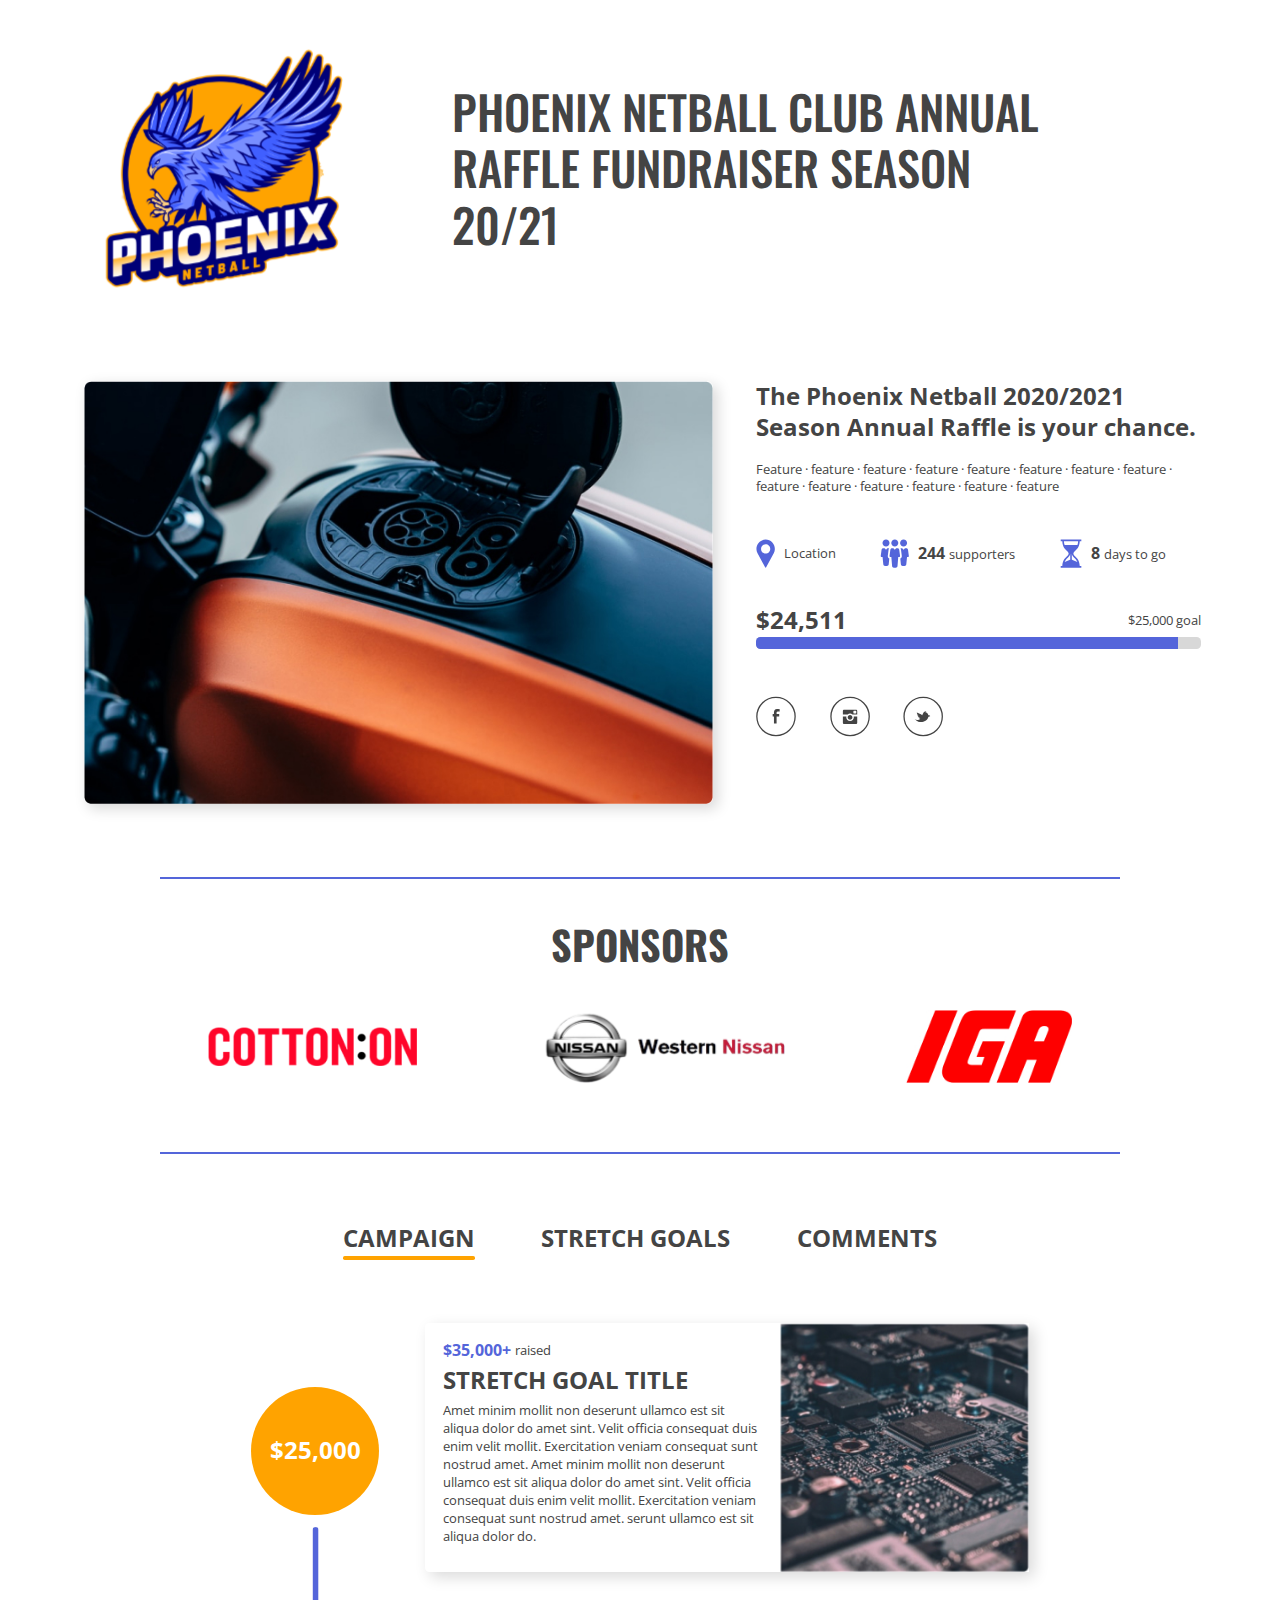
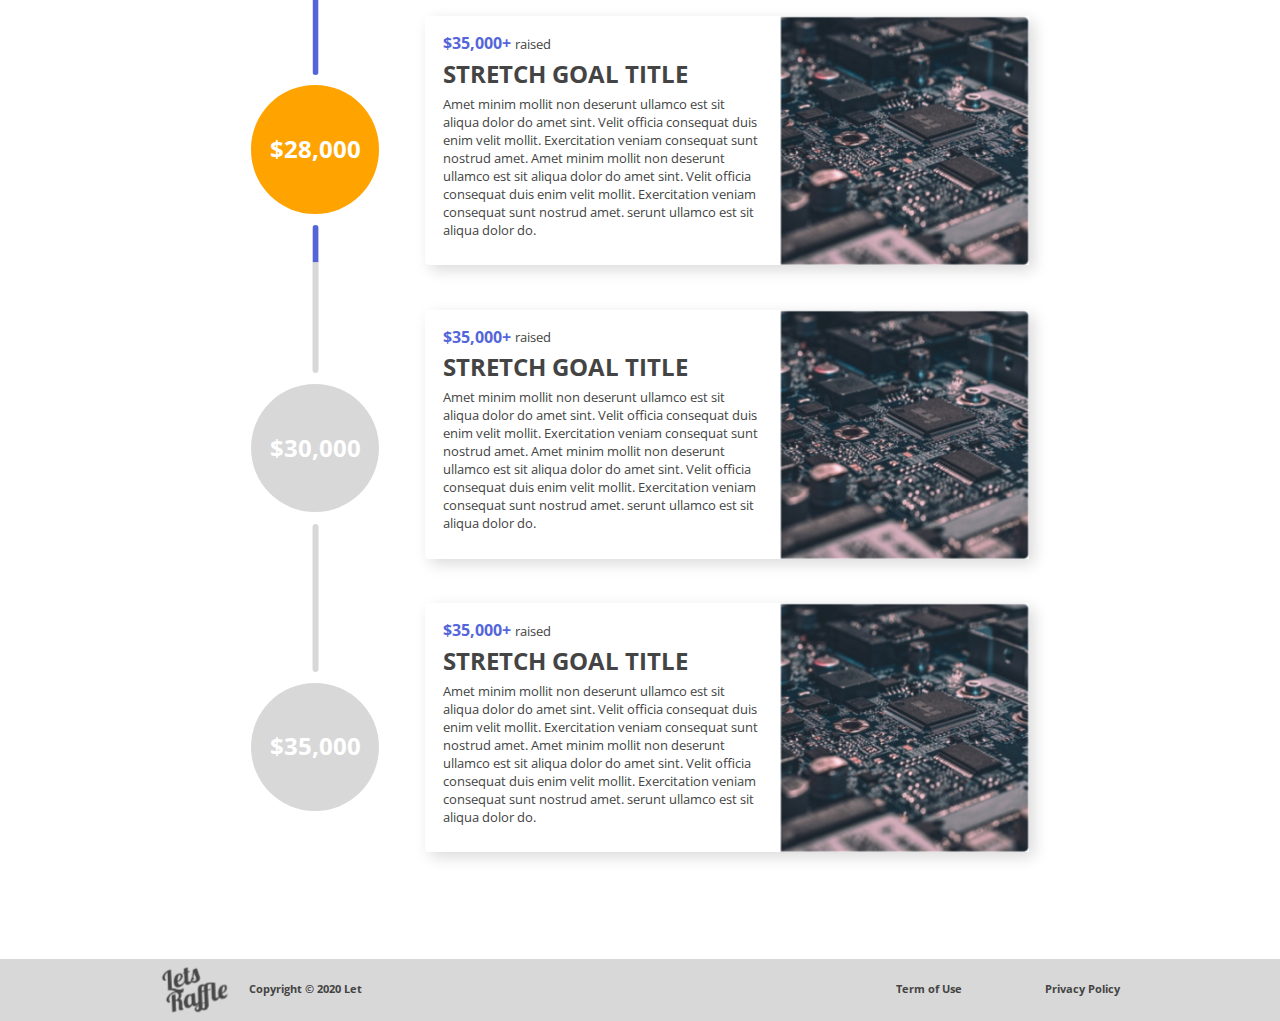
<file: app/index.html>
<!DOCTYPE html>
<html lang="en">
<head>
	<meta charset="UTF-8">
	<meta name="viewport" content="width=device-width, initial-scale=1.0">
	<meta http-equiv="X-UA-Compatible" content="ie=edge">
	<title>Pheonix</title>
	<link href="https://fonts.googleapis.com/css2?family=Open+Sans:wght@400;700&family=Oswald:wght@500;700&display=swap" rel="stylesheet">
	<link rel="stylesheet" href="https://maxcdn.bootstrapcdn.com/bootstrap/4.0.0/css/bootstrap.min.css" integrity="sha384-Gn5384xqQ1aoWXA+058RXPxPg6fy4IWvTNh0E263XmFcJlSAwiGgFAW/dAiS6JXm" crossorigin="anonymous">
<link rel="stylesheet" href="css/libs.min.css">
	<link rel="stylesheet" href="css/style.min.css">
</head>
<body>

<!-- start header -->
<header class="header">
	<div class="container-fluid">
		<div class="logo">
			<a href="index.html">
				<img src="img/logo.svg" alt="">
			</a>
		</div>
		<h1>PHOENIX NETBALL CLUB  ANNUAL RAFFLE FUNDRAISER  SEASON 20/21</h1>
	</div>
</header>
<!-- end header -->

<!-- start about -->
<section class="about">
	<div class="container-fluid">
		<div class="about__img">
			<img src="img/img1.jpg" alt="">
		</div>
		<div class="about__content">
			<div class="about__title">
				The Phoenix Netball 2020/2021 Season Annual Raffle is your chance. 
			</div>

			<div class="about__text">
				<p>
					Feature · feature · feature · feature · feature · feature · feature · feature · feature · feature · feature · feature · feature · feature
				</p>

				<div class="about__items">
					<div class="about__item">
						<img src="img/icon1.svg" alt="">
						<div class="about__item-text">
							Location
						</div>
					</div>

					<div class="about__item">
						<img src="img/icon2.svg" alt="">
						<div class="about__item-text">
							<span>244</span>supporters 
						</div>
					</div>

					<div class="about__item">
						<img src="img/icon3.svg" alt="">
						<div class="about__item-text">
							<span>8</span>days to go 
						</div>
					</div>

				</div>
		<div class="progress-wrapper">
			<div class="progress-header">
				<div class="progress__value">
					$24,511
				</div>
				<div class="progress__goal">
					$25,000 goal
				</div>
			</div><div class="progress">
  <div class="progress-bar" role="progressbar" style="width: 95%" aria-valuenow="25" aria-valuemin="0" aria-valuemax="100"></div>
</div>
		</div>	


			</div>

			<div class="about-social">
				
				<div class="about-social__icons">
					<a href="">
						<svg width="47" height="47" viewBox="0 0 47 47" fill="none" xmlns="http://www.w3.org/2000/svg">
<circle cx="23.4844" cy="23.4845" r="22.4844" stroke-width="1.49896" class="circle"/>
<path fill-rule="evenodd" clip-rule="evenodd" d="M27.5579 17.7727C27.0971 17.6381 26.5673 17.5484 26.0835 17.5484C25.4845 17.5484 24.1944 17.9297 24.1944 18.6697V20.4412H27.2584V23.4237H24.1944V31.6535H21.1074V23.4237H19.587V20.4412H21.1074V18.9388C21.1074 16.6739 22.1671 14.7902 24.7243 14.7902C25.5997 14.7902 27.1662 14.8351 28.0186 15.1266L27.5579 17.7727Z" class="icon-bg"/>
</svg>
					</a>
					<a href="">
						<svg width="47" height="47" viewBox="0 0 47 47" fill="none" xmlns="http://www.w3.org/2000/svg">
<circle cx="23.5926" cy="23.4843" r="22.4844" stroke-width="1.49896" class="circle"/>
<path fill-rule="evenodd" clip-rule="evenodd" d="M30.5102 15.5058H16.6149C15.8054 15.5058 15.1309 16.1803 15.1309 16.9898V21.1213H20.7464C21.5895 20.5142 22.4833 19.9914 23.5625 19.9914C24.6081 19.9914 25.5524 20.5142 26.3787 21.1213H31.9942V16.9898C31.9942 16.1803 31.3197 15.5058 30.5102 15.5058ZM30.8636 19.4183C30.8636 19.7387 30.6106 20.0085 30.2902 20.0085H28.0811C27.7607 20.0085 27.4909 19.7387 27.4909 19.4183V17.2092C27.4909 16.8888 27.7607 16.6359 28.0811 16.6359H30.2902C30.6106 16.6359 30.8636 16.8888 30.8636 17.2092V19.4183ZM26.3777 24.4941C26.3777 22.9426 25.113 21.6948 23.5615 21.6948C22.0101 21.6948 20.7454 22.9426 20.7454 24.4941C20.7454 26.0455 22.0101 27.3102 23.5615 27.3102C25.113 27.3102 26.3777 26.0455 26.3777 24.4941ZM27.8617 23.3811C27.9629 23.7184 27.9966 24.0725 27.9966 24.4267C27.9966 26.8887 26.0067 28.8786 23.5616 28.8786C21.1164 28.8786 19.1265 26.8887 19.1265 24.4267C19.1265 24.0725 19.1602 23.7184 19.2614 23.3811H15.1299V30.8853C15.1299 31.6947 15.8044 32.3693 16.6139 32.3693H30.5092C31.3187 32.3693 31.9932 31.6947 31.9932 30.8853V23.3811H27.8617Z" class="icon-bg"/>
</svg>
					</a>
					<a href="">
						<svg width="47" height="47" viewBox="0 0 47 47" fill="none" xmlns="http://www.w3.org/2000/svg">
<circle cx="23.7007" cy="23.4843" r="22.4844" stroke-width="1.49896" class="circle"/>
<path fill-rule="evenodd" clip-rule="evenodd" d="M28.3168 19.4176C28.3168 19.4176 28.3168 19.2764 28.3168 19.4176C27.5975 18.7114 26.7345 18.4289 25.8714 18.5702C26.7345 18.4289 27.166 18.1464 27.3098 18.0052C27.3098 17.864 27.3098 17.7227 27.166 17.7227C26.7345 17.7227 26.3029 17.864 26.0152 18.0052C26.4468 17.7227 26.5906 17.5815 26.5906 17.4402C26.1591 17.4402 25.7275 17.7227 25.1521 18.1464C25.296 17.864 25.4398 17.7227 25.296 17.5815C25.0083 17.7227 24.8645 17.864 24.7206 18.1464C24.2891 18.5702 24.0014 18.8526 23.8575 19.2764C23.2821 20.265 22.8506 21.1125 22.5629 22.1011H22.4191C22.1314 21.6774 21.6998 21.2537 21.1244 20.9712C20.549 20.5475 19.8298 20.265 18.9667 19.8413C18.1036 19.4176 17.2406 18.9939 16.2336 18.7114C16.2336 19.7001 16.6652 20.5475 17.6721 21.1125C17.3844 21.1125 16.9529 21.1125 16.6652 21.2537C16.6652 22.1011 17.3844 22.8073 18.679 23.0898C18.2475 23.0898 17.816 23.2311 17.3844 23.5135C17.816 24.361 18.5352 24.6434 19.686 24.6434C19.5421 24.7847 19.2544 24.9259 19.2544 24.9259C19.1106 25.0672 18.9667 25.3496 19.1106 25.6321C19.3983 26.0558 19.686 26.1971 20.4052 26.1971C19.3983 27.1858 18.1036 27.7507 16.6652 27.6095C15.8021 27.6095 14.7952 27.1858 13.7882 26.3383C14.7952 27.7507 16.2336 28.8806 17.9598 29.5868C19.9737 30.1518 21.9875 30.293 23.8575 29.7281C25.7275 29.1631 27.4537 28.0332 28.7483 26.4796C29.3237 25.6321 29.7552 24.7847 29.8991 23.9372C30.906 23.9372 31.6253 23.6548 32.0568 23.0898C31.7691 23.2311 31.0499 23.2311 30.0429 22.9486C31.0499 22.8073 31.7691 22.5249 31.9129 21.9599C31.1937 22.2424 30.4745 22.2424 29.7552 21.9599C29.6114 20.9712 29.1799 20.1238 28.3168 19.4176Z" class="icon-bg"/>
</svg>
					</a>
				</div>
			</div>
		</div>
	</div>
</section>
<!-- end about -->

<!-- start sponsors -->
<section class="sponsors">
	<div class="container-sm">
		<h2>SPONSORS</h2>
		<div class="sponsors__logos">
			<a href="">
				<img src="img/logo2.png" alt="">
			</a>
			<a href="">
				<img src="img/logo3.svg" alt="">
			</a>
			<a href="">
				<img src="img/logo4.jpg" alt="">
			</a>
		</div>
	</div>
</section>
<!-- end sponsors -->

<!-- start tabs section -->
<section class="tabs-section">
	<div class="container-fluid">
		<div class="tabs">
		
			<div class="tab">CAMPAIGN</div>
			<div class="tab">STRETCH GOALS</div>
			<div class="tab">COMMENTS</div>

		</div>

		<div class="tabs-content">
			
					
			<div class="tab-item">
				<div class="campaging">
					<div class="campaging__content">
						<h3>
							Amet minim mollit non deserunt ullamco est sit aliqua dolor do amet sint.
						</h3>

						<p>Amet minim mollit non deserunt ullamco est sit aliqua dolor do amet sint. Velit officia consequat duis enim velit mollit. Exercitation veniam consequat sunt nostrud amet. Amet minim mollit non deserunt ullamco est sit aliqua dolor do amet sint. Velit officia consequat duis enim velit mollit. Exercitation veniam consequat sunt nostrud amet. serunt ullamco est sit aliqua dolor do.</p>

						<img src="img/img2.jpg" alt="">

						<p class="text">Amet minim mollit non deserunt ullamco est sit aliqua dolor do amet sint. Velit officia consequat duis enim velit mollit. Exercitation veniam consequat sunt nostrud amet. Amet minim mollit non deserunt ullamco est sit aliqua dolor do amet sint. Velit officia consequat duis enim velit mollit. Exercitation veniam consequat sunt nostrud amet. serunt ullamco est sit aliqua dolor do.</p>

						<p class="text">
							Amet minim mollit non deserunt ullamco est sit aliqua dolor do amet sint. Velit officia consequat duis enim velit mollit. Exercitation veniam consequat sunt nostrud amet. Amet minim mollit non deserunt ullamco est sit aliqua dolor do amet sint. Velit officia consequat duis enim velit mollit. Exercitation veniam consequat sunt nostrud amet. serunt ullamco est sit aliqua dolor do.
						</p>

						<h3>Amet minim mollit non deserunt ullamco est sit aliqua dolor do amet sint.</h3>

						<img src="img/img3.jpg" alt="">
						<img src="img/img4.jpg" alt="">
					</div>
					<div class="campaging__support">
						<h3>Support</h3>

						<div class="support__item">
							<h4>Super Early Bird pledge title</h4>
							<h3 class="support__price">
								$250
							</h3>
							<p>Amet minim mollit non deserunt ullamco est sit aliqua dolor do amet sint. Velit officia consequat duis enim velit mollit. Exercitation veniam consequat sunt nostrud amet.</p>
							<div class="support__footer">
								<span>30 out of 40</span> supporters
							</div>
							<div class="support__item-hover">
								<a href=""><h4>Select this reward</h4></a>
							</div>
						</div>

						<div class="support__item">
							<h4>Super Early Bird pledge title</h4>
							<h3 class="support__price">
								$250
							</h3>
							<p>Amet minim mollit non deserunt ullamco est sit aliqua dolor do amet sint. Velit officia consequat duis enim velit mollit. Exercitation veniam consequat sunt nostrud amet.</p>
							<div class="support__footer">
								<span>30 out of 40</span> supporters
							</div>
							<div class="support__item-hover">
								<a href=""><h4>Select this reward</h4></a>
							</div>
						</div>

						<div class="support__item">
							<h4>Super Early Bird pledge title</h4>
							<h3 class="support__price">
								$250
							</h3>
							<p>Amet minim mollit non deserunt ullamco est sit aliqua dolor do amet sint. Velit officia consequat duis enim velit mollit. Exercitation veniam consequat sunt nostrud amet.</p>
							<div class="support__footer">
								<span>30 out of 40</span> supporters
							</div>
							<div class="support__item-hover">
								<a href=""><h4>Select this reward</h4></a>
							</div>
						</div>

						<div class="support__item">
							<h4>Super Early Bird pledge title</h4>
							<h3 class="support__price">
								$250
							</h3>
							<p>Amet minim mollit non deserunt ullamco est sit aliqua dolor do amet sint. Velit officia consequat duis enim velit mollit. Exercitation veniam consequat sunt nostrud amet.</p>
							<div class="support__footer">
								<span>30 out of 40</span> supporters
							</div>
							<div class="support__item-hover">
								<a href=""><h4>Select this reward</h4></a>
							</div>
						</div>

						<div class="support__item">
							<h4>Super Early Bird pledge title</h4>
							<h3 class="support__price">
								$250
							</h3>
							<p>Amet minim mollit non deserunt ullamco est sit aliqua dolor do amet sint. Velit officia consequat duis enim velit mollit. Exercitation veniam consequat sunt nostrud amet.</p>
							<div class="support__footer">
								<span>30 out of 40</span> supporters
							</div>
							<div class="support__item-hover">
								<a href=""><h4>Select this reward</h4></a>
							</div>
						</div>

						<div class="support__item">
							<h4>Super Early Bird pledge title</h4>
							<h3 class="support__price">
								$250
							</h3>
							<p>Amet minim mollit non deserunt ullamco est sit aliqua dolor do amet sint. Velit officia consequat duis enim velit mollit. Exercitation veniam consequat sunt nostrud amet.</p>
							<div class="support__footer">
								<span>30 out of 40</span> supporters
							</div>
							<div class="support__item-hover">
								<a href=""><h4>Select this reward</h4></a>
							</div>
						</div>

						<div class="support__item">
							<h4>Super Early Bird pledge title</h4>
							<h3 class="support__price">
								$250
							</h3>
							<p>Amet minim mollit non deserunt ullamco est sit aliqua dolor do amet sint. Velit officia consequat duis enim velit mollit. Exercitation veniam consequat sunt nostrud amet.</p>
							<div class="support__footer">
								<span>30 out of 40</span> supporters
							</div>
							<div class="support__item-hover">
								<a href=""><h4>Select this reward</h4></a>
							</div>
						</div>
					</div>

				</div>
			</div>
			<div class="tab-item">
				<div class="goals">
					<div class="goal-line">
						<div class="goal-circle">
							<h3>$25,000</h3>
						</div>
<div class="goal__progress">
	<div class="progress">
  <div class="progress-bar" role="progressbar" style="width: 100%" aria-valuenow="25" aria-valuemin="0" aria-valuemax="100"></div>
</div>
</div>
						

<div class="goal-circle">
							<h3>$28,000</h3>
						</div>

	<div class="goal__progress">
	<div class="progress">
  <div class="progress-bar" role="progressbar" style="width: 25%" aria-valuenow="25" aria-valuemin="0" aria-valuemax="100"></div>
</div>
</div>

<div class="goal-circle goal-circle--no-active">
							<h3>$30,000</h3>
						</div>


	<div class="goal__progress">
	<div class="progress">
  <div class="progress-bar" role="progressbar" style="width: 0%" aria-valuenow="25" aria-valuemin="0" aria-valuemax="100"></div>
</div>
</div>

<div class="goal-circle goal-circle--no-active">
							<h3>$35,000</h3>
						</div>



					</div>

					<div class="goals__contant">
						<div class="goals__item">
							<div class="goal__item-content">
								<div class="goal__item-header">
									<h4>$35,000+</h4>
									<div class="goal__item-text">
										<p>raised</p>
									</div>
								</div>

								<h3>STRETCH GOAL TITLE</h3>
								<p>Amet minim mollit non deserunt ullamco est sit aliqua dolor do amet sint. Velit officia consequat duis enim velit mollit. Exercitation veniam consequat sunt nostrud amet. Amet minim mollit non deserunt ullamco est sit aliqua dolor do amet sint. Velit officia consequat duis enim velit mollit. Exercitation veniam consequat sunt nostrud amet. serunt ullamco est sit aliqua dolor do.</p>
							</div>
							<img src="img/goal.jpg" alt="">
						</div>

						<div class="goals__item">
							<div class="goal__item-content">
								<div class="goal__item-header">
									<h4>$35,000+</h4>
									<div class="goal__item-text">
										<p>raised</p>
									</div>
								</div>

								<h3>STRETCH GOAL TITLE</h3>
								<p>Amet minim mollit non deserunt ullamco est sit aliqua dolor do amet sint. Velit officia consequat duis enim velit mollit. Exercitation veniam consequat sunt nostrud amet. Amet minim mollit non deserunt ullamco est sit aliqua dolor do amet sint. Velit officia consequat duis enim velit mollit. Exercitation veniam consequat sunt nostrud amet. serunt ullamco est sit aliqua dolor do.</p>
							</div>
							<img src="img/goal.jpg" alt="">
						</div>

						<div class="goals__item">
							<div class="goal__item-content">
								<div class="goal__item-header">
									<h4>$35,000+</h4>
									<div class="goal__item-text">
										<p>raised</p>
									</div>
								</div>

								<h3>STRETCH GOAL TITLE</h3>
								<p>Amet minim mollit non deserunt ullamco est sit aliqua dolor do amet sint. Velit officia consequat duis enim velit mollit. Exercitation veniam consequat sunt nostrud amet. Amet minim mollit non deserunt ullamco est sit aliqua dolor do amet sint. Velit officia consequat duis enim velit mollit. Exercitation veniam consequat sunt nostrud amet. serunt ullamco est sit aliqua dolor do.</p>
							</div>
							<img src="img/goal.jpg" alt="">
						</div>

						<div class="goals__item">
							<div class="goal__item-content">
								<div class="goal__item-header">
									<h4>$35,000+</h4>
									<div class="goal__item-text">
										<p>raised</p>
									</div>
								</div>

								<h3>STRETCH GOAL TITLE</h3>
								<p>Amet minim mollit non deserunt ullamco est sit aliqua dolor do amet sint. Velit officia consequat duis enim velit mollit. Exercitation veniam consequat sunt nostrud amet. Amet minim mollit non deserunt ullamco est sit aliqua dolor do amet sint. Velit officia consequat duis enim velit mollit. Exercitation veniam consequat sunt nostrud amet. serunt ullamco est sit aliqua dolor do.</p>
							</div>
							<img src="img/goal.jpg" alt="">
						</div>
					</div>
				</div>
			</div>
			<div class="tab-item">
				<div class="comment">
					<div class="comment-header">
						<p>You must have an account to comment. Already have an account?</p>
						 <a href="">Log in</a>
					</div>

					<div class="comment-list">
						<div class="comment-item">
							<div class="comment-item__header">
								<div class="comment-item__user-info">
									<img src="img/photo.jpg" alt="">
									<div class="user-info-text">
										<div class="user-name">
											Robert Fox
										</div>
										<div class="date">
											29 Oct 12 AM
										</div>
									</div>
								</div>

								<a href="" class="commen-btn">
									<svg width="15" height="14" viewBox="0 0 15 14" fill="none" xmlns="http://www.w3.org/2000/svg">
<path fill-rule="evenodd" clip-rule="evenodd" d="M9.16667 0.566895L15 6.74337L9.16667 12.9198V9.30219C5 9.30219 2.08333 10.714 0 13.8022C0.833333 9.39042 3.33333 4.97866 9.16667 4.09631V0.566895Z"/>
</svg>
								</a>
							</div>
							<p>Amet minim mollit non deserunt ullamco est sit aliqua dolor do amet sint. Velit officia consequat duis enim velit mollit. Exercitation veniam consequat sunt nostrud amet. Amet minim mollit non deserunt ullamco est sit aliqua dolor do amet sint. Velit officia consequat duis enim velit mollit. Exercitation veniam consequat sunt nostrud amet. </p>

<div class="comment-item__header">
								<div class="comment-item__user-info">
									<img src="img/photo2.jpg" alt="" class="answer-photo">
									<div class="user-info-text">
										<div class="user-name">
											Devon Lane

											<p class="owner">PROJECT OWNER</p>
										</div>
									
									</div>
								</div>

								<p>1h ago</p>
							</div>
							<p>Amet minim mollit non deserunt ullamco est sit aliqua dolor do amet sint. Velit officia consequat duis enim velit mollit. Exercitation veniam consequat sunt nostrud amet. </p>

						</div>

						<div class="comment-item">
							<div class="comment-item__header">
								<div class="comment-item__user-info">
									<img src="img/photo3.jpg" alt="">
									<div class="user-info-text">
										<div class="user-name">
											Esther Howard
										</div>
										<div class="date">
											29 Oct 12 AM
										</div>
									</div>
								</div>

								<a href="" class="commen-btn">
									<svg width="15" height="14" viewBox="0 0 15 14" fill="none" xmlns="http://www.w3.org/2000/svg">
<path fill-rule="evenodd" clip-rule="evenodd" d="M9.16667 0.566895L15 6.74337L9.16667 12.9198V9.30219C5 9.30219 2.08333 10.714 0 13.8022C0.833333 9.39042 3.33333 4.97866 9.16667 4.09631V0.566895Z"/>
</svg>
								</a>
							</div>
							<p>Amet minim mollit non deserunt ullamco est sit aliqua dolor do amet sint. Velit officia consequat duis enim velit mollit. Exercitation veniam consequat sunt nostrud amet. Amet minim mollit non deserunt ullamco est sit aliqua dolor do amet sint. Velit officia consequat duis enim velit mollit. Exercitation veniam consequat sunt nostrud amet. </p>


						
						</div>

							<div class="comment-item">
							<div class="comment-item__header">
								<div class="comment-item__user-info">
									<img src="img/photo4.png" alt="">
									<div class="user-info-text">
										<div class="user-name">
											Floyd Miles
										</div>
										<div class="date">
											29 Oct 12 AM
										</div>
									</div>
								</div>

								<a href="" class="commen-btn">
									<svg width="15" height="14" viewBox="0 0 15 14" fill="none" xmlns="http://www.w3.org/2000/svg">
<path fill-rule="evenodd" clip-rule="evenodd" d="M9.16667 0.566895L15 6.74337L9.16667 12.9198V9.30219C5 9.30219 2.08333 10.714 0 13.8022C0.833333 9.39042 3.33333 4.97866 9.16667 4.09631V0.566895Z"/>
</svg>
								</a>
							</div>
							<p>Amet minim mollit non deserunt ullamco est sit aliqua dolor do amet sint. Velit officia consequat duis enim velit mollit. Exercitation veniam consequat sunt nostrud amet. Amet minim mollit non deserunt ullamco est sit aliqua dolor do amet sint. Velit officia consequat duis enim velit mollit. Exercitation veniam consequat sunt nostrud amet. </p>

<div class="comment-item__header">
								<div class="comment-item__user-info">
									<img src="img/photo2.jpg" alt="" class="answer-photo">
									<div class="user-info-text">
										<div class="user-name">
											Devon Lane

											<p class="owner">PROJECT OWNER</p>
										</div>
									
									</div>
								</div>

								<p>1h ago</p>
							</div>
							<p>Amet minim mollit non deserunt ullamco est sit aliqua dolor do amet sint. Velit officia consequat duis enim velit mollit. Exercitation veniam consequat sunt nostrud amet. </p>
						</div>

							<div class="comment-item">
							<div class="comment-item__header">
								<div class="comment-item__user-info">
									<img src="img/photo4.png" alt="">
									<div class="user-info-text">
										<div class="user-name">
											Floyd Miles
										</div>
										<div class="date">
											29 Oct 12 AM
										</div>
									</div>
								</div>

								<p>1h ago</p>
							</div>
							<p>Amet minim mollit non deserunt ullamco est sit aliqua dolor do amet sint. Velit officia consequat duis enim velit mollit. Exercitation veniam consequat sunt nostrud amet. </p>


						</div>

							<div class="comment-item">
							
						

<div class="comment-item__header">
								<div class="comment-item__user-info">
									<img src="img/photo2.jpg" alt="" class="answer-photo">
									<div class="user-info-text">
										<div class="user-name">
											Devon Lane

											<p class="owner">PROJECT OWNER</p>
										</div>
									
									</div>
								</div>

								<p>1h ago</p>
							</div>
							<p>Amet minim mollit non deserunt ullamco est sit aliqua dolor do amet sint. Velit officia consequat duis enim velit mollit. Exercitation veniam consequat sunt nostrud amet. </p>
						</div>

					</div>
				</div>
			</div>


		</div>
	</div>
</section>
<!-- end tabs section -->

<footer class="footer">
	<div class="container-sm">
		<div class="footer__left">
			<a href="">
				<img src="img/footer-logo.svg" alt="">
			</a>
			<div class="copy">
				Copyright © 2020 Let
			</div>
		</div>

		<div class="footer__right">
			<a href="">Term of Use</a>
			<a href="">Privacy Policy</a>
		</div>
	</div>
</footer>
	<script src="https://ajax.googleapis.com/ajax/libs/jquery/3.4.1/jquery.min.js"></script>
	<script src="js/libs.min.js"></script>
	<script src="js/main.js"></script>
</body>
</html>
</file>
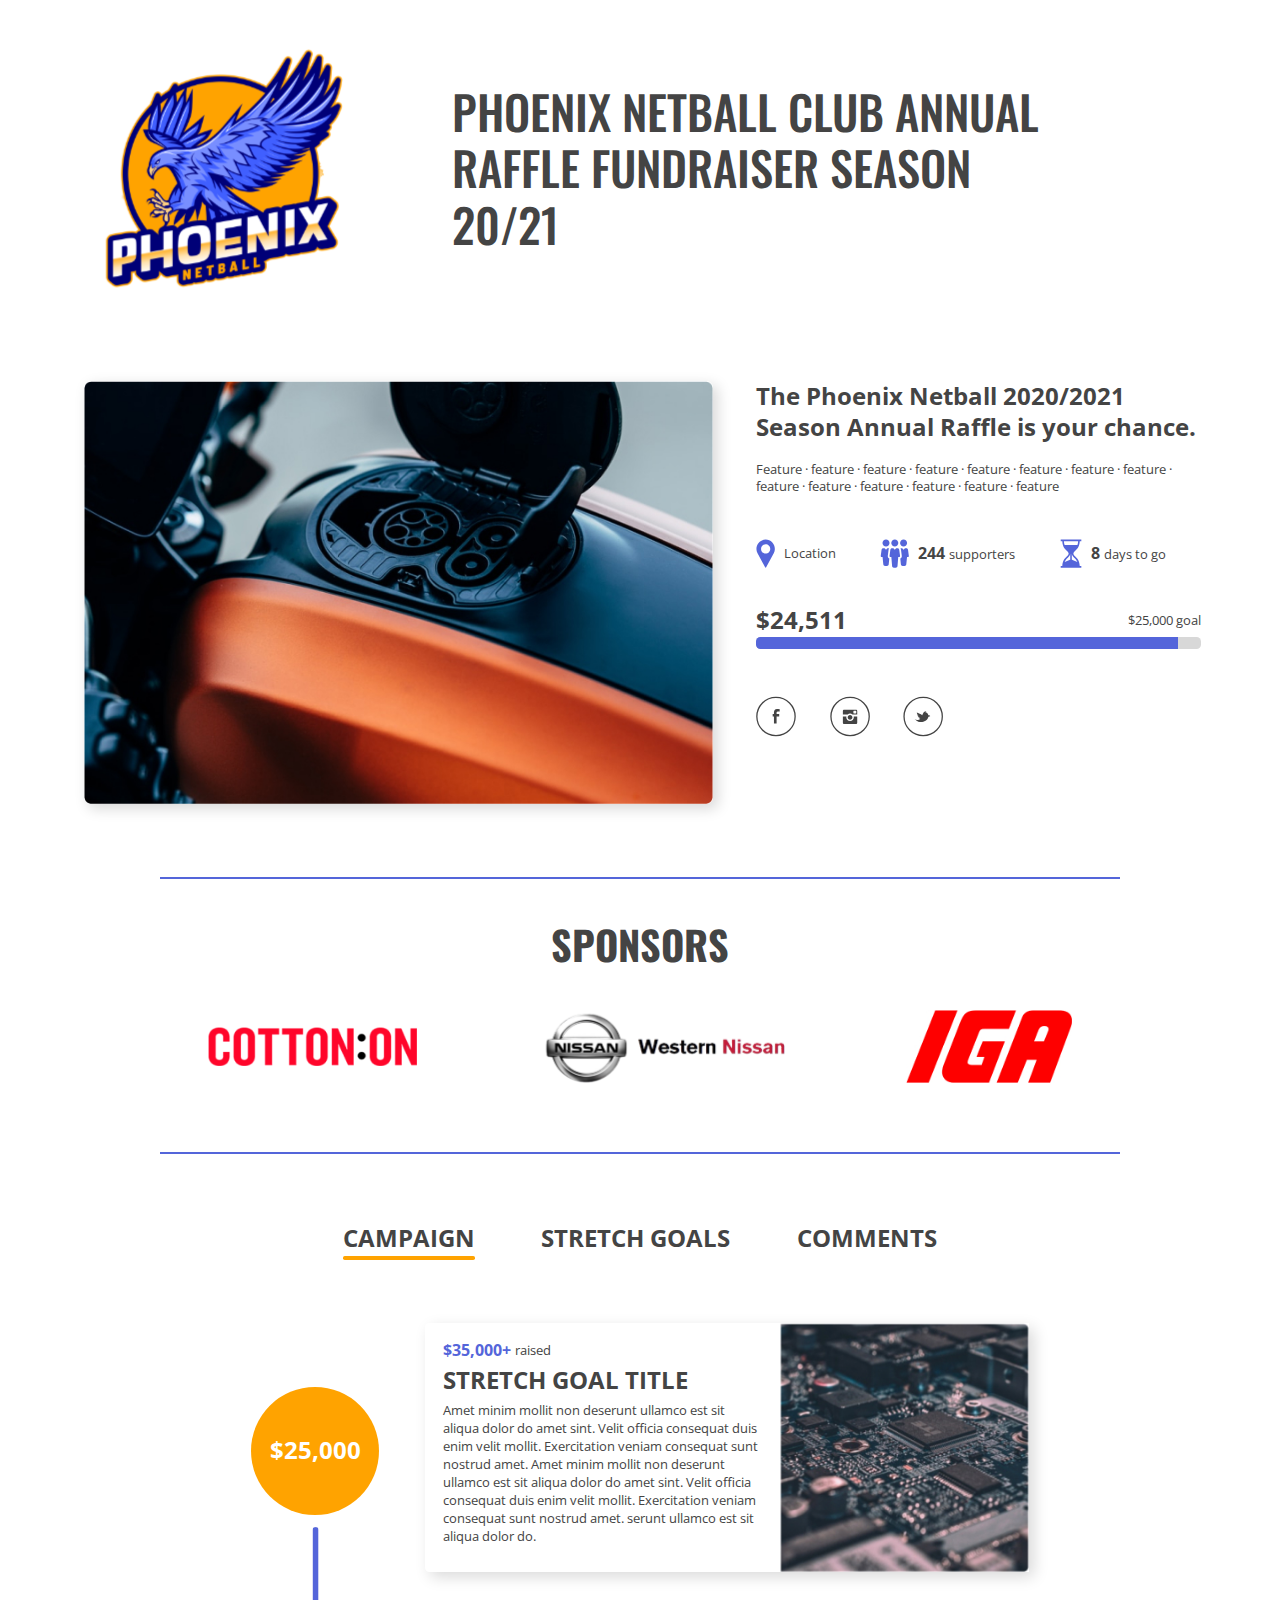
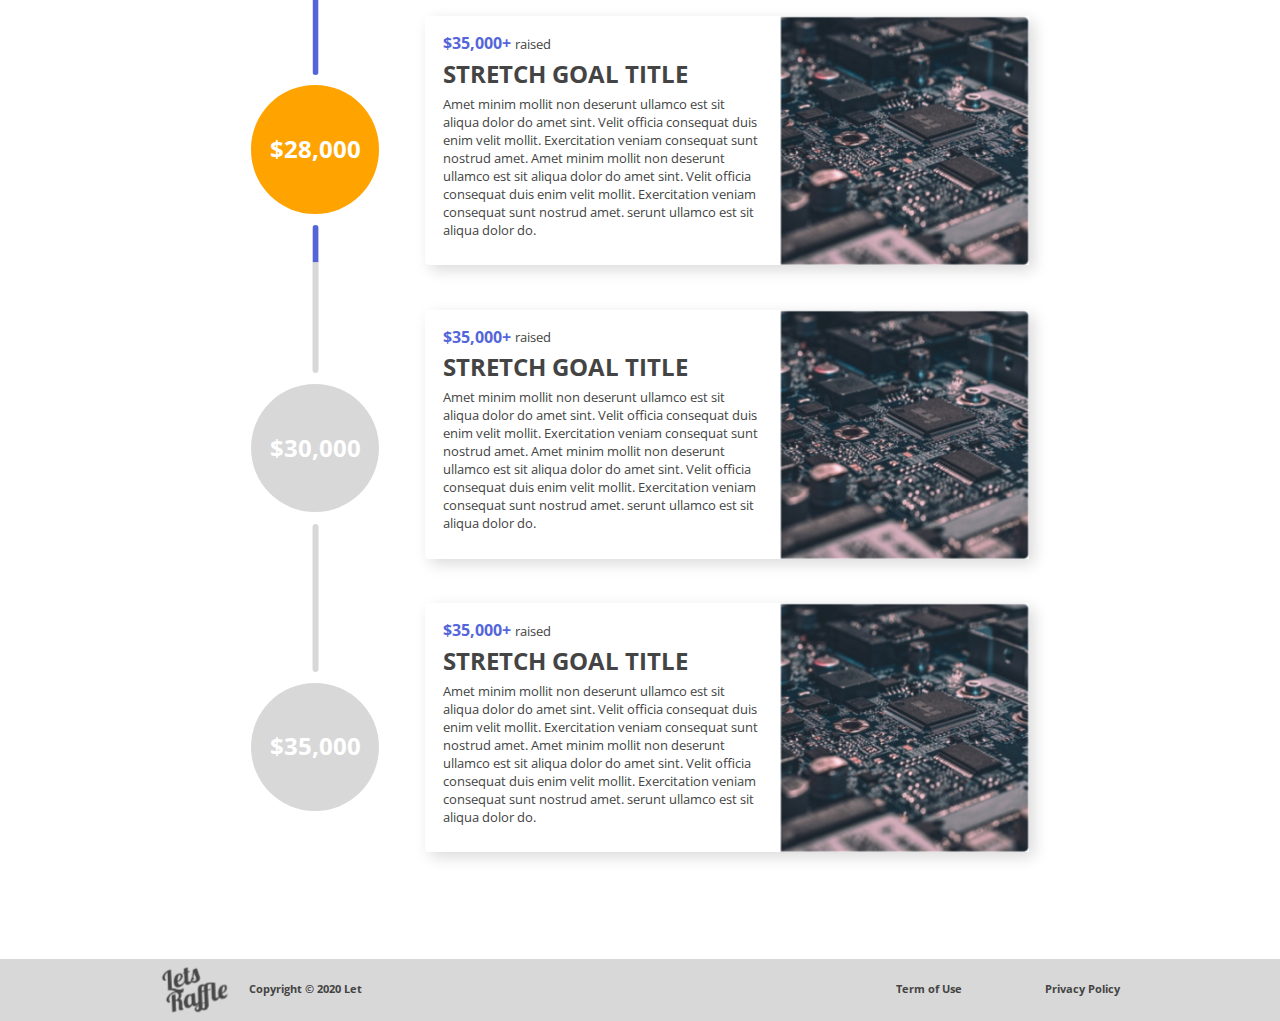
<file: app/index2.html>
<!DOCTYPE html>
<html lang="en">
<head>
	<meta charset="UTF-8">
	<meta name="viewport" content="width=device-width, initial-scale=1.0">
	<meta http-equiv="X-UA-Compatible" content="ie=edge">
	<title>Pheonix</title>
	<link href="https://fonts.googleapis.com/css2?family=Open+Sans:wght@400;700&family=Oswald:wght@500;700&display=swap" rel="stylesheet">
	<link rel="stylesheet" href="https://maxcdn.bootstrapcdn.com/bootstrap/4.0.0/css/bootstrap.min.css" integrity="sha384-Gn5384xqQ1aoWXA+058RXPxPg6fy4IWvTNh0E263XmFcJlSAwiGgFAW/dAiS6JXm" crossorigin="anonymous">
<link rel="stylesheet" href="css/libs.min.css">
	<link rel="stylesheet" href="css/style.min.css">
</head>
<body>

<!-- start header -->
<header class="header">
	<div class="container-fluid">
		<div class="logo">
			<a href="index.html">
				<img src="img/logo.svg" alt="">
			</a>
		</div>
		<h1>PHOENIX NETBALL CLUB  ANNUAL RAFFLE FUNDRAISER  SEASON 20/21</h1>
	</div>
</header>
<!-- end header -->

<!-- start about -->
<section class="about">
	<div class="container-fluid">
		<div class="about__img">
			<img src="img/img1.jpg" alt="">
		</div>
		<div class="about__content">
			<div class="about__title">
				The Phoenix Netball 2020/2021 Season Annual Raffle is your chance. 
			</div>

			<div class="about__text">
				<p>
					Feature · feature · feature · feature · feature · feature · feature · feature · feature · feature · feature · feature · feature · feature
				</p>

				<div class="about__items">
					<div class="about__item">
						<img src="img/icon1.svg" alt="">
						<div class="about__item-text">
							Location
						</div>
					</div>

					<div class="about__item">
						<img src="img/icon2.svg" alt="">
						<div class="about__item-text">
							<span>244</span>supporters 
						</div>
					</div>

					<div class="about__item">
						<img src="img/icon3.svg" alt="">
						<div class="about__item-text">
							<span>8</span>days to go 
						</div>
					</div>

				</div>
		<div class="progress-wrapper">
			<div class="progress-header">
				<div class="progress__value">
					$24,511
				</div>
				<div class="progress__goal">
					$25,000 goal
				</div>
			</div><div class="progress">
  <div class="progress-bar" role="progressbar" style="width: 95%" aria-valuenow="25" aria-valuemin="0" aria-valuemax="100"></div>
</div>
		</div>	


			</div>

			<div class="about-social">
				
				<div class="about-social__icons">
					<a href="">
						<svg width="47" height="47" viewBox="0 0 47 47" fill="none" xmlns="http://www.w3.org/2000/svg">
<circle cx="23.4844" cy="23.4845" r="22.4844" stroke-width="1.49896" class="circle"/>
<path fill-rule="evenodd" clip-rule="evenodd" d="M27.5579 17.7727C27.0971 17.6381 26.5673 17.5484 26.0835 17.5484C25.4845 17.5484 24.1944 17.9297 24.1944 18.6697V20.4412H27.2584V23.4237H24.1944V31.6535H21.1074V23.4237H19.587V20.4412H21.1074V18.9388C21.1074 16.6739 22.1671 14.7902 24.7243 14.7902C25.5997 14.7902 27.1662 14.8351 28.0186 15.1266L27.5579 17.7727Z" class="icon-bg"/>
</svg>
					</a>
					<a href="">
						<svg width="47" height="47" viewBox="0 0 47 47" fill="none" xmlns="http://www.w3.org/2000/svg">
<circle cx="23.5926" cy="23.4843" r="22.4844" stroke-width="1.49896" class="circle"/>
<path fill-rule="evenodd" clip-rule="evenodd" d="M30.5102 15.5058H16.6149C15.8054 15.5058 15.1309 16.1803 15.1309 16.9898V21.1213H20.7464C21.5895 20.5142 22.4833 19.9914 23.5625 19.9914C24.6081 19.9914 25.5524 20.5142 26.3787 21.1213H31.9942V16.9898C31.9942 16.1803 31.3197 15.5058 30.5102 15.5058ZM30.8636 19.4183C30.8636 19.7387 30.6106 20.0085 30.2902 20.0085H28.0811C27.7607 20.0085 27.4909 19.7387 27.4909 19.4183V17.2092C27.4909 16.8888 27.7607 16.6359 28.0811 16.6359H30.2902C30.6106 16.6359 30.8636 16.8888 30.8636 17.2092V19.4183ZM26.3777 24.4941C26.3777 22.9426 25.113 21.6948 23.5615 21.6948C22.0101 21.6948 20.7454 22.9426 20.7454 24.4941C20.7454 26.0455 22.0101 27.3102 23.5615 27.3102C25.113 27.3102 26.3777 26.0455 26.3777 24.4941ZM27.8617 23.3811C27.9629 23.7184 27.9966 24.0725 27.9966 24.4267C27.9966 26.8887 26.0067 28.8786 23.5616 28.8786C21.1164 28.8786 19.1265 26.8887 19.1265 24.4267C19.1265 24.0725 19.1602 23.7184 19.2614 23.3811H15.1299V30.8853C15.1299 31.6947 15.8044 32.3693 16.6139 32.3693H30.5092C31.3187 32.3693 31.9932 31.6947 31.9932 30.8853V23.3811H27.8617Z" class="icon-bg"/>
</svg>
					</a>
					<a href="">
						<svg width="47" height="47" viewBox="0 0 47 47" fill="none" xmlns="http://www.w3.org/2000/svg">
<circle cx="23.7007" cy="23.4843" r="22.4844" stroke-width="1.49896" class="circle"/>
<path fill-rule="evenodd" clip-rule="evenodd" d="M28.3168 19.4176C28.3168 19.4176 28.3168 19.2764 28.3168 19.4176C27.5975 18.7114 26.7345 18.4289 25.8714 18.5702C26.7345 18.4289 27.166 18.1464 27.3098 18.0052C27.3098 17.864 27.3098 17.7227 27.166 17.7227C26.7345 17.7227 26.3029 17.864 26.0152 18.0052C26.4468 17.7227 26.5906 17.5815 26.5906 17.4402C26.1591 17.4402 25.7275 17.7227 25.1521 18.1464C25.296 17.864 25.4398 17.7227 25.296 17.5815C25.0083 17.7227 24.8645 17.864 24.7206 18.1464C24.2891 18.5702 24.0014 18.8526 23.8575 19.2764C23.2821 20.265 22.8506 21.1125 22.5629 22.1011H22.4191C22.1314 21.6774 21.6998 21.2537 21.1244 20.9712C20.549 20.5475 19.8298 20.265 18.9667 19.8413C18.1036 19.4176 17.2406 18.9939 16.2336 18.7114C16.2336 19.7001 16.6652 20.5475 17.6721 21.1125C17.3844 21.1125 16.9529 21.1125 16.6652 21.2537C16.6652 22.1011 17.3844 22.8073 18.679 23.0898C18.2475 23.0898 17.816 23.2311 17.3844 23.5135C17.816 24.361 18.5352 24.6434 19.686 24.6434C19.5421 24.7847 19.2544 24.9259 19.2544 24.9259C19.1106 25.0672 18.9667 25.3496 19.1106 25.6321C19.3983 26.0558 19.686 26.1971 20.4052 26.1971C19.3983 27.1858 18.1036 27.7507 16.6652 27.6095C15.8021 27.6095 14.7952 27.1858 13.7882 26.3383C14.7952 27.7507 16.2336 28.8806 17.9598 29.5868C19.9737 30.1518 21.9875 30.293 23.8575 29.7281C25.7275 29.1631 27.4537 28.0332 28.7483 26.4796C29.3237 25.6321 29.7552 24.7847 29.8991 23.9372C30.906 23.9372 31.6253 23.6548 32.0568 23.0898C31.7691 23.2311 31.0499 23.2311 30.0429 22.9486C31.0499 22.8073 31.7691 22.5249 31.9129 21.9599C31.1937 22.2424 30.4745 22.2424 29.7552 21.9599C29.6114 20.9712 29.1799 20.1238 28.3168 19.4176Z" class="icon-bg"/>
</svg>
					</a>
				</div>
			</div>
		</div>
	</div>
</section>
<!-- end about -->

<!-- start sponsors -->
<section class="sponsors">
	<div class="container-sm">
		<h2>SPONSORS</h2>
		<div class="sponsors__logos">
			<a href="">
				<img src="img/logo2.png" alt="">
			</a>
			<a href="">
				<img src="img/logo3.svg" alt="">
			</a>
			<a href="">
				<img src="img/logo4.jpg" alt="">
			</a>
		</div>
	</div>
</section>
<!-- end sponsors -->

<!-- start tabs section -->
<section class="tabs-section">
	<div class="container-fluid">
		<div class="tabs">
			<div class="tab">CAMPAIGN</div>
			<div class="tab">STRETCH GOALS</div>
			<div class="tab">COMMENTS</div>
		</div>

		<div class="tabs-content">
			<div class="tab-item">
				<div class="campaging">
					<div class="campaging__content">
						<h3>
							Amet minim mollit non deserunt ullamco est sit aliqua dolor do amet sint.
						</h3>

						<p>Amet minim mollit non deserunt ullamco est sit aliqua dolor do amet sint. Velit officia consequat duis enim velit mollit. Exercitation veniam consequat sunt nostrud amet. Amet minim mollit non deserunt ullamco est sit aliqua dolor do amet sint. Velit officia consequat duis enim velit mollit. Exercitation veniam consequat sunt nostrud amet. serunt ullamco est sit aliqua dolor do.</p>

						<img src="img/img2.jpg" alt="">

						<p class="text">Amet minim mollit non deserunt ullamco est sit aliqua dolor do amet sint. Velit officia consequat duis enim velit mollit. Exercitation veniam consequat sunt nostrud amet. Amet minim mollit non deserunt ullamco est sit aliqua dolor do amet sint. Velit officia consequat duis enim velit mollit. Exercitation veniam consequat sunt nostrud amet. serunt ullamco est sit aliqua dolor do.</p>

						<p class="text">
							Amet minim mollit non deserunt ullamco est sit aliqua dolor do amet sint. Velit officia consequat duis enim velit mollit. Exercitation veniam consequat sunt nostrud amet. Amet minim mollit non deserunt ullamco est sit aliqua dolor do amet sint. Velit officia consequat duis enim velit mollit. Exercitation veniam consequat sunt nostrud amet. serunt ullamco est sit aliqua dolor do.
						</p>

						<h3>Amet minim mollit non deserunt ullamco est sit aliqua dolor do amet sint.</h3>

						<img src="img/img3.jpg" alt="">
						<img src="img/img4.jpg" alt="">
					</div>
					<div class="campaging__support">
						<h3>Support</h3>

						<div class="support__item">
							<h4>Super Early Bird pledge title</h4>
							<h3 class="support__price">
								$250
							</h3>
							<p>Amet minim mollit non deserunt ullamco est sit aliqua dolor do amet sint. Velit officia consequat duis enim velit mollit. Exercitation veniam consequat sunt nostrud amet.</p>
							<div class="support__footer">
								<span>30 out of 40</span> supporters
							</div>
							<div class="support__item-hover">
								<a href=""><h4>Select this reward</h4></a>
							</div>
						</div>

						<div class="support__item">
							<h4>Super Early Bird pledge title</h4>
							<h3 class="support__price">
								$250
							</h3>
							<p>Amet minim mollit non deserunt ullamco est sit aliqua dolor do amet sint. Velit officia consequat duis enim velit mollit. Exercitation veniam consequat sunt nostrud amet.</p>
							<div class="support__footer">
								<span>30 out of 40</span> supporters
							</div>
							<div class="support__item-hover">
								<a href=""><h4>Select this reward</h4></a>
							</div>
						</div>

						<div class="support__item">
							<h4>Super Early Bird pledge title</h4>
							<h3 class="support__price">
								$250
							</h3>
							<p>Amet minim mollit non deserunt ullamco est sit aliqua dolor do amet sint. Velit officia consequat duis enim velit mollit. Exercitation veniam consequat sunt nostrud amet.</p>
							<div class="support__footer">
								<span>30 out of 40</span> supporters
							</div>
							<div class="support__item-hover">
								<a href=""><h4>Select this reward</h4></a>
							</div>
						</div>

						<div class="support__item">
							<h4>Super Early Bird pledge title</h4>
							<h3 class="support__price">
								$250
							</h3>
							<p>Amet minim mollit non deserunt ullamco est sit aliqua dolor do amet sint. Velit officia consequat duis enim velit mollit. Exercitation veniam consequat sunt nostrud amet.</p>
							<div class="support__footer">
								<span>30 out of 40</span> supporters
							</div>
							<div class="support__item-hover">
								<a href=""><h4>Select this reward</h4></a>
							</div>
						</div>

						<div class="support__item">
							<h4>Super Early Bird pledge title</h4>
							<h3 class="support__price">
								$250
							</h3>
							<p>Amet minim mollit non deserunt ullamco est sit aliqua dolor do amet sint. Velit officia consequat duis enim velit mollit. Exercitation veniam consequat sunt nostrud amet.</p>
							<div class="support__footer">
								<span>30 out of 40</span> supporters
							</div>
							<div class="support__item-hover">
								<a href=""><h4>Select this reward</h4></a>
							</div>
						</div>

						<div class="support__item">
							<h4>Super Early Bird pledge title</h4>
							<h3 class="support__price">
								$250
							</h3>
							<p>Amet minim mollit non deserunt ullamco est sit aliqua dolor do amet sint. Velit officia consequat duis enim velit mollit. Exercitation veniam consequat sunt nostrud amet.</p>
							<div class="support__footer">
								<span>30 out of 40</span> supporters
							</div>
							<div class="support__item-hover">
								<a href=""><h4>Select this reward</h4></a>
							</div>
						</div>

						<div class="support__item">
							<h4>Super Early Bird pledge title</h4>
							<h3 class="support__price">
								$250
							</h3>
							<p>Amet minim mollit non deserunt ullamco est sit aliqua dolor do amet sint. Velit officia consequat duis enim velit mollit. Exercitation veniam consequat sunt nostrud amet.</p>
							<div class="support__footer">
								<span>30 out of 40</span> supporters
							</div>
							<div class="support__item-hover">
								<a href=""><h4>Select this reward</h4></a>
							</div>
						</div>
					</div>

				</div>
			</div>
			<div class="tab-item">
				<div class="goals">
					<div class="goal-line">
						<div class="goal-circle">
							<h3>$25,000</h3>
						</div>
<div class="goal__progress">
	<div class="progress">
  <div class="progress-bar" role="progressbar" style="width: 100%" aria-valuenow="25" aria-valuemin="0" aria-valuemax="100"></div>
</div>
</div>
						

<div class="goal-circle">
							<h3>$28,000</h3>
						</div>

	<div class="goal__progress">
	<div class="progress">
  <div class="progress-bar" role="progressbar" style="width: 25%" aria-valuenow="25" aria-valuemin="0" aria-valuemax="100"></div>
</div>
</div>

<div class="goal-circle goal-circle--no-active">
							<h3>$30,000</h3>
						</div>


	<div class="goal__progress">
	<div class="progress">
  <div class="progress-bar" role="progressbar" style="width: 0%" aria-valuenow="25" aria-valuemin="0" aria-valuemax="100"></div>
</div>
</div>

<div class="goal-circle goal-circle--no-active">
							<h3>$35,000</h3>
						</div>



					</div>

					<div class="goals__contant">
						<div class="goals__item">
							<div class="goal__item-content">
								<div class="goal__item-header">
									<h4>$35,000+</h4>
									<div class="goal__item-text">
										<p>raised</p>
									</div>
								</div>

								<h3>STRETCH GOAL TITLE</h3>
								<p>Amet minim mollit non deserunt ullamco est sit aliqua dolor do amet sint. Velit officia consequat duis enim velit mollit. Exercitation veniam consequat sunt nostrud amet. Amet minim mollit non deserunt ullamco est sit aliqua dolor do amet sint. Velit officia consequat duis enim velit mollit. Exercitation veniam consequat sunt nostrud amet. serunt ullamco est sit aliqua dolor do.</p>
							</div>
							<img src="img/goal.jpg" alt="">
						</div>

						<div class="goals__item">
							<div class="goal__item-content">
								<div class="goal__item-header">
									<h4>$35,000+</h4>
									<div class="goal__item-text">
										<p>raised</p>
									</div>
								</div>

								<h3>STRETCH GOAL TITLE</h3>
								<p>Amet minim mollit non deserunt ullamco est sit aliqua dolor do amet sint. Velit officia consequat duis enim velit mollit. Exercitation veniam consequat sunt nostrud amet. Amet minim mollit non deserunt ullamco est sit aliqua dolor do amet sint. Velit officia consequat duis enim velit mollit. Exercitation veniam consequat sunt nostrud amet. serunt ullamco est sit aliqua dolor do.</p>
							</div>
							<img src="img/goal.jpg" alt="">
						</div>

						<div class="goals__item">
							<div class="goal__item-content">
								<div class="goal__item-header">
									<h4>$35,000+</h4>
									<div class="goal__item-text">
										<p>raised</p>
									</div>
								</div>

								<h3>STRETCH GOAL TITLE</h3>
								<p>Amet minim mollit non deserunt ullamco est sit aliqua dolor do amet sint. Velit officia consequat duis enim velit mollit. Exercitation veniam consequat sunt nostrud amet. Amet minim mollit non deserunt ullamco est sit aliqua dolor do amet sint. Velit officia consequat duis enim velit mollit. Exercitation veniam consequat sunt nostrud amet. serunt ullamco est sit aliqua dolor do.</p>
							</div>
							<img src="img/goal.jpg" alt="">
						</div>

						<div class="goals__item">
							<div class="goal__item-content">
								<div class="goal__item-header">
									<h4>$35,000+</h4>
									<div class="goal__item-text">
										<p>raised</p>
									</div>
								</div>

								<h3>STRETCH GOAL TITLE</h3>
								<p>Amet minim mollit non deserunt ullamco est sit aliqua dolor do amet sint. Velit officia consequat duis enim velit mollit. Exercitation veniam consequat sunt nostrud amet. Amet minim mollit non deserunt ullamco est sit aliqua dolor do amet sint. Velit officia consequat duis enim velit mollit. Exercitation veniam consequat sunt nostrud amet. serunt ullamco est sit aliqua dolor do.</p>
							</div>
							<img src="img/goal.jpg" alt="">
						</div>
					</div>
				</div>
			</div>
			<div class="tab-item">
				<div class="comment">
					<div class="comment-header comment-header--login">
						<img src="img/avatar.jpg" alt="">
						<form action="">
							<input type="text" placeholder="Add a comment">
							<input type="submit" value="">
						</form>
					</div>

					<div class="comment-list">
						<div class="comment-item">
							<div class="comment-item__header">
								<div class="comment-item__user-info">
									<img src="img/photo.jpg" alt="">
									<div class="user-info-text">
										<div class="user-name">
											Robert Fox
										</div>
										<div class="date">
											29 Oct 12 AM
										</div>
									</div>
								</div>

								<a href="" class="commen-btn">
									<svg width="15" height="14" viewBox="0 0 15 14" fill="none" xmlns="http://www.w3.org/2000/svg">
<path fill-rule="evenodd" clip-rule="evenodd" d="M9.16667 0.566895L15 6.74337L9.16667 12.9198V9.30219C5 9.30219 2.08333 10.714 0 13.8022C0.833333 9.39042 3.33333 4.97866 9.16667 4.09631V0.566895Z"/>
</svg>
								</a>
							</div>
							<p>Amet minim mollit non deserunt ullamco est sit aliqua dolor do amet sint. Velit officia consequat duis enim velit mollit. Exercitation veniam consequat sunt nostrud amet. Amet minim mollit non deserunt ullamco est sit aliqua dolor do amet sint. Velit officia consequat duis enim velit mollit. Exercitation veniam consequat sunt nostrud amet. </p>

<div class="comment-item__header">
								<div class="comment-item__user-info">
									<img src="img/photo2.jpg" alt="" class="answer-photo">
									<div class="user-info-text">
										<div class="user-name">
											Devon Lane

											<p class="owner">PROJECT OWNER</p>
										</div>
									
									</div>
								</div>

								<p>1h ago</p>
							</div>
							<p>Amet minim mollit non deserunt ullamco est sit aliqua dolor do amet sint. Velit officia consequat duis enim velit mollit. Exercitation veniam consequat sunt nostrud amet. </p>

						</div>

						<div class="comment-item">
							<div class="comment-item__header">
								<div class="comment-item__user-info">
									<img src="img/photo3.jpg" alt="">
									<div class="user-info-text">
										<div class="user-name">
											Esther Howard
										</div>
										<div class="date">
											29 Oct 12 AM
										</div>
									</div>
								</div>

								<a href="" class="commen-btn">
									<svg width="15" height="14" viewBox="0 0 15 14" fill="none" xmlns="http://www.w3.org/2000/svg">
<path fill-rule="evenodd" clip-rule="evenodd" d="M9.16667 0.566895L15 6.74337L9.16667 12.9198V9.30219C5 9.30219 2.08333 10.714 0 13.8022C0.833333 9.39042 3.33333 4.97866 9.16667 4.09631V0.566895Z"/>
</svg>
								</a>
							</div>
							<p>Amet minim mollit non deserunt ullamco est sit aliqua dolor do amet sint. Velit officia consequat duis enim velit mollit. Exercitation veniam consequat sunt nostrud amet. Amet minim mollit non deserunt ullamco est sit aliqua dolor do amet sint. Velit officia consequat duis enim velit mollit. Exercitation veniam consequat sunt nostrud amet. </p>


						
						</div>

							<div class="comment-item">
							<div class="comment-item__header">
								<div class="comment-item__user-info">
									<img src="img/photo4.png" alt="">
									<div class="user-info-text">
										<div class="user-name">
											Floyd Miles
										</div>
										<div class="date">
											29 Oct 12 AM
										</div>
									</div>
								</div>

								<a href="" class="commen-btn">
									<svg width="15" height="14" viewBox="0 0 15 14" fill="none" xmlns="http://www.w3.org/2000/svg">
<path fill-rule="evenodd" clip-rule="evenodd" d="M9.16667 0.566895L15 6.74337L9.16667 12.9198V9.30219C5 9.30219 2.08333 10.714 0 13.8022C0.833333 9.39042 3.33333 4.97866 9.16667 4.09631V0.566895Z"/>
</svg>
								</a>
							</div>
							<p>Amet minim mollit non deserunt ullamco est sit aliqua dolor do amet sint. Velit officia consequat duis enim velit mollit. Exercitation veniam consequat sunt nostrud amet. Amet minim mollit non deserunt ullamco est sit aliqua dolor do amet sint. Velit officia consequat duis enim velit mollit. Exercitation veniam consequat sunt nostrud amet. </p>

<div class="comment-item__header">
								<div class="comment-item__user-info">
									<img src="img/photo2.jpg" alt="" class="answer-photo">
									<div class="user-info-text">
										<div class="user-name">
											Devon Lane

											<p class="owner">PROJECT OWNER</p>
										</div>
									
									</div>
								</div>

								<p>1h ago</p>
							</div>
							<p>Amet minim mollit non deserunt ullamco est sit aliqua dolor do amet sint. Velit officia consequat duis enim velit mollit. Exercitation veniam consequat sunt nostrud amet. </p>
						</div>

							<div class="comment-item">
							<div class="comment-item__header">
								<div class="comment-item__user-info">
									<img src="img/photo4.png" alt="">
									<div class="user-info-text">
										<div class="user-name">
											Floyd Miles
										</div>
										<div class="date">
											29 Oct 12 AM
										</div>
									</div>
								</div>

								<p>1h ago</p>
							</div>
							<p>Amet minim mollit non deserunt ullamco est sit aliqua dolor do amet sint. Velit officia consequat duis enim velit mollit. Exercitation veniam consequat sunt nostrud amet. </p>


						</div>

							<div class="comment-item">
							
						

<div class="comment-item__header">
								<div class="comment-item__user-info">
									<img src="img/photo2.jpg" alt="" class="answer-photo">
									<div class="user-info-text">
										<div class="user-name">
											Devon Lane

											<p class="owner">PROJECT OWNER</p>
										</div>
									
									</div>
								</div>

								<p>1h ago</p>
							</div>
							<p>Amet minim mollit non deserunt ullamco est sit aliqua dolor do amet sint. Velit officia consequat duis enim velit mollit. Exercitation veniam consequat sunt nostrud amet. </p>
						</div>

					</div>
				</div>
			</div>


		</div>
	</div>
</section>
<!-- end tabs section -->

<footer class="footer">
	<div class="container-sm">
		<div class="footer__left">
			<a href="">
				<img src="img/footer-logo.svg" alt="">
			</a>
			<div class="copy">
				Copyright © 2020 Let
			</div>
		</div>

		<div class="footer__right">
			<a href="">Term of Use</a>
			<a href="">Privacy Policy</a>
		</div>
	</div>
</footer>
	<script src="https://ajax.googleapis.com/ajax/libs/jquery/3.4.1/jquery.min.js"></script>
	<script src="js/libs.min.js"></script>
	<script src="js/main.js"></script>
</body>
</html>
</file>
<file: app/css/libs.min.css>
/*!
 * Bootstrap Grid v4.1.3 (https://getbootstrap.com/)
 * Copyright 2011-2018 The Bootstrap Authors
 * Copyright 2011-2018 Twitter, Inc.
 * Licensed under MIT (https://github.com/twbs/bootstrap/blob/master/LICENSE)
 */@-ms-viewport{width:device-width}html{-webkit-box-sizing:border-box;box-sizing:border-box;-ms-overflow-style:scrollbar}*,*::before,*::after{-webkit-box-sizing:inherit;box-sizing:inherit}.container{width:100%;padding-right:15px;padding-left:15px;margin-right:auto;margin-left:auto}@media (min-width: 576px){.container{max-width:540px}}@media (min-width: 768px){.container{max-width:720px}}@media (min-width: 992px){.container{max-width:960px}}@media (min-width: 1200px){.container{max-width:1140px}}.container-fluid{width:100%;padding-right:15px;padding-left:15px;margin-right:auto;margin-left:auto}.row{display:-ms-flexbox;display:-webkit-box;display:flex;-ms-flex-wrap:wrap;flex-wrap:wrap;margin-right:-15px;margin-left:-15px}.no-gutters{margin-right:0;margin-left:0}.no-gutters>.col,.no-gutters>[class*="col-"]{padding-right:0;padding-left:0}.col-1,.col-2,.col-3,.col-4,.col-5,.col-6,.col-7,.col-8,.col-9,.col-10,.col-11,.col-12,.col,.col-auto,.col-sm-1,.col-sm-2,.col-sm-3,.col-sm-4,.col-sm-5,.col-sm-6,.col-sm-7,.col-sm-8,.col-sm-9,.col-sm-10,.col-sm-11,.col-sm-12,.col-sm,.col-sm-auto,.col-md-1,.col-md-2,.col-md-3,.col-md-4,.col-md-5,.col-md-6,.col-md-7,.col-md-8,.col-md-9,.col-md-10,.col-md-11,.col-md-12,.col-md,.col-md-auto,.col-lg-1,.col-lg-2,.col-lg-3,.col-lg-4,.col-lg-5,.col-lg-6,.col-lg-7,.col-lg-8,.col-lg-9,.col-lg-10,.col-lg-11,.col-lg-12,.col-lg,.col-lg-auto,.col-xl-1,.col-xl-2,.col-xl-3,.col-xl-4,.col-xl-5,.col-xl-6,.col-xl-7,.col-xl-8,.col-xl-9,.col-xl-10,.col-xl-11,.col-xl-12,.col-xl,.col-xl-auto{position:relative;width:100%;min-height:1px;padding-right:15px;padding-left:15px}.col{-ms-flex-preferred-size:0;flex-basis:0;-ms-flex-positive:1;-webkit-box-flex:1;flex-grow:1;max-width:100%}.col-auto{-ms-flex:0 0 auto;-webkit-box-flex:0;flex:0 0 auto;width:auto;max-width:none}.col-1{-ms-flex:0 0 8.333333%;-webkit-box-flex:0;flex:0 0 8.333333%;max-width:8.333333%}.col-2{-ms-flex:0 0 16.666667%;-webkit-box-flex:0;flex:0 0 16.666667%;max-width:16.666667%}.col-3{-ms-flex:0 0 25%;-webkit-box-flex:0;flex:0 0 25%;max-width:25%}.col-4{-ms-flex:0 0 33.333333%;-webkit-box-flex:0;flex:0 0 33.333333%;max-width:33.333333%}.col-5{-ms-flex:0 0 41.666667%;-webkit-box-flex:0;flex:0 0 41.666667%;max-width:41.666667%}.col-6{-ms-flex:0 0 50%;-webkit-box-flex:0;flex:0 0 50%;max-width:50%}.col-7{-ms-flex:0 0 58.333333%;-webkit-box-flex:0;flex:0 0 58.333333%;max-width:58.333333%}.col-8{-ms-flex:0 0 66.666667%;-webkit-box-flex:0;flex:0 0 66.666667%;max-width:66.666667%}.col-9{-ms-flex:0 0 75%;-webkit-box-flex:0;flex:0 0 75%;max-width:75%}.col-10{-ms-flex:0 0 83.333333%;-webkit-box-flex:0;flex:0 0 83.333333%;max-width:83.333333%}.col-11{-ms-flex:0 0 91.666667%;-webkit-box-flex:0;flex:0 0 91.666667%;max-width:91.666667%}.col-12{-ms-flex:0 0 100%;-webkit-box-flex:0;flex:0 0 100%;max-width:100%}.order-first{-ms-flex-order:-1;-webkit-box-ordinal-group:0;order:-1}.order-last{-ms-flex-order:13;-webkit-box-ordinal-group:14;order:13}.order-0{-ms-flex-order:0;-webkit-box-ordinal-group:1;order:0}.order-1{-ms-flex-order:1;-webkit-box-ordinal-group:2;order:1}.order-2{-ms-flex-order:2;-webkit-box-ordinal-group:3;order:2}.order-3{-ms-flex-order:3;-webkit-box-ordinal-group:4;order:3}.order-4{-ms-flex-order:4;-webkit-box-ordinal-group:5;order:4}.order-5{-ms-flex-order:5;-webkit-box-ordinal-group:6;order:5}.order-6{-ms-flex-order:6;-webkit-box-ordinal-group:7;order:6}.order-7{-ms-flex-order:7;-webkit-box-ordinal-group:8;order:7}.order-8{-ms-flex-order:8;-webkit-box-ordinal-group:9;order:8}.order-9{-ms-flex-order:9;-webkit-box-ordinal-group:10;order:9}.order-10{-ms-flex-order:10;-webkit-box-ordinal-group:11;order:10}.order-11{-ms-flex-order:11;-webkit-box-ordinal-group:12;order:11}.order-12{-ms-flex-order:12;-webkit-box-ordinal-group:13;order:12}.offset-1{margin-left:8.333333%}.offset-2{margin-left:16.666667%}.offset-3{margin-left:25%}.offset-4{margin-left:33.333333%}.offset-5{margin-left:41.666667%}.offset-6{margin-left:50%}.offset-7{margin-left:58.333333%}.offset-8{margin-left:66.666667%}.offset-9{margin-left:75%}.offset-10{margin-left:83.333333%}.offset-11{margin-left:91.666667%}@media (min-width: 576px){.col-sm{-ms-flex-preferred-size:0;flex-basis:0;-ms-flex-positive:1;-webkit-box-flex:1;flex-grow:1;max-width:100%}.col-sm-auto{-ms-flex:0 0 auto;-webkit-box-flex:0;flex:0 0 auto;width:auto;max-width:none}.col-sm-1{-ms-flex:0 0 8.333333%;-webkit-box-flex:0;flex:0 0 8.333333%;max-width:8.333333%}.col-sm-2{-ms-flex:0 0 16.666667%;-webkit-box-flex:0;flex:0 0 16.666667%;max-width:16.666667%}.col-sm-3{-ms-flex:0 0 25%;-webkit-box-flex:0;flex:0 0 25%;max-width:25%}.col-sm-4{-ms-flex:0 0 33.333333%;-webkit-box-flex:0;flex:0 0 33.333333%;max-width:33.333333%}.col-sm-5{-ms-flex:0 0 41.666667%;-webkit-box-flex:0;flex:0 0 41.666667%;max-width:41.666667%}.col-sm-6{-ms-flex:0 0 50%;-webkit-box-flex:0;flex:0 0 50%;max-width:50%}.col-sm-7{-ms-flex:0 0 58.333333%;-webkit-box-flex:0;flex:0 0 58.333333%;max-width:58.333333%}.col-sm-8{-ms-flex:0 0 66.666667%;-webkit-box-flex:0;flex:0 0 66.666667%;max-width:66.666667%}.col-sm-9{-ms-flex:0 0 75%;-webkit-box-flex:0;flex:0 0 75%;max-width:75%}.col-sm-10{-ms-flex:0 0 83.333333%;-webkit-box-flex:0;flex:0 0 83.333333%;max-width:83.333333%}.col-sm-11{-ms-flex:0 0 91.666667%;-webkit-box-flex:0;flex:0 0 91.666667%;max-width:91.666667%}.col-sm-12{-ms-flex:0 0 100%;-webkit-box-flex:0;flex:0 0 100%;max-width:100%}.order-sm-first{-ms-flex-order:-1;-webkit-box-ordinal-group:0;order:-1}.order-sm-last{-ms-flex-order:13;-webkit-box-ordinal-group:14;order:13}.order-sm-0{-ms-flex-order:0;-webkit-box-ordinal-group:1;order:0}.order-sm-1{-ms-flex-order:1;-webkit-box-ordinal-group:2;order:1}.order-sm-2{-ms-flex-order:2;-webkit-box-ordinal-group:3;order:2}.order-sm-3{-ms-flex-order:3;-webkit-box-ordinal-group:4;order:3}.order-sm-4{-ms-flex-order:4;-webkit-box-ordinal-group:5;order:4}.order-sm-5{-ms-flex-order:5;-webkit-box-ordinal-group:6;order:5}.order-sm-6{-ms-flex-order:6;-webkit-box-ordinal-group:7;order:6}.order-sm-7{-ms-flex-order:7;-webkit-box-ordinal-group:8;order:7}.order-sm-8{-ms-flex-order:8;-webkit-box-ordinal-group:9;order:8}.order-sm-9{-ms-flex-order:9;-webkit-box-ordinal-group:10;order:9}.order-sm-10{-ms-flex-order:10;-webkit-box-ordinal-group:11;order:10}.order-sm-11{-ms-flex-order:11;-webkit-box-ordinal-group:12;order:11}.order-sm-12{-ms-flex-order:12;-webkit-box-ordinal-group:13;order:12}.offset-sm-0{margin-left:0}.offset-sm-1{margin-left:8.333333%}.offset-sm-2{margin-left:16.666667%}.offset-sm-3{margin-left:25%}.offset-sm-4{margin-left:33.333333%}.offset-sm-5{margin-left:41.666667%}.offset-sm-6{margin-left:50%}.offset-sm-7{margin-left:58.333333%}.offset-sm-8{margin-left:66.666667%}.offset-sm-9{margin-left:75%}.offset-sm-10{margin-left:83.333333%}.offset-sm-11{margin-left:91.666667%}}@media (min-width: 768px){.col-md{-ms-flex-preferred-size:0;flex-basis:0;-ms-flex-positive:1;-webkit-box-flex:1;flex-grow:1;max-width:100%}.col-md-auto{-ms-flex:0 0 auto;-webkit-box-flex:0;flex:0 0 auto;width:auto;max-width:none}.col-md-1{-ms-flex:0 0 8.333333%;-webkit-box-flex:0;flex:0 0 8.333333%;max-width:8.333333%}.col-md-2{-ms-flex:0 0 16.666667%;-webkit-box-flex:0;flex:0 0 16.666667%;max-width:16.666667%}.col-md-3{-ms-flex:0 0 25%;-webkit-box-flex:0;flex:0 0 25%;max-width:25%}.col-md-4{-ms-flex:0 0 33.333333%;-webkit-box-flex:0;flex:0 0 33.333333%;max-width:33.333333%}.col-md-5{-ms-flex:0 0 41.666667%;-webkit-box-flex:0;flex:0 0 41.666667%;max-width:41.666667%}.col-md-6{-ms-flex:0 0 50%;-webkit-box-flex:0;flex:0 0 50%;max-width:50%}.col-md-7{-ms-flex:0 0 58.333333%;-webkit-box-flex:0;flex:0 0 58.333333%;max-width:58.333333%}.col-md-8{-ms-flex:0 0 66.666667%;-webkit-box-flex:0;flex:0 0 66.666667%;max-width:66.666667%}.col-md-9{-ms-flex:0 0 75%;-webkit-box-flex:0;flex:0 0 75%;max-width:75%}.col-md-10{-ms-flex:0 0 83.333333%;-webkit-box-flex:0;flex:0 0 83.333333%;max-width:83.333333%}.col-md-11{-ms-flex:0 0 91.666667%;-webkit-box-flex:0;flex:0 0 91.666667%;max-width:91.666667%}.col-md-12{-ms-flex:0 0 100%;-webkit-box-flex:0;flex:0 0 100%;max-width:100%}.order-md-first{-ms-flex-order:-1;-webkit-box-ordinal-group:0;order:-1}.order-md-last{-ms-flex-order:13;-webkit-box-ordinal-group:14;order:13}.order-md-0{-ms-flex-order:0;-webkit-box-ordinal-group:1;order:0}.order-md-1{-ms-flex-order:1;-webkit-box-ordinal-group:2;order:1}.order-md-2{-ms-flex-order:2;-webkit-box-ordinal-group:3;order:2}.order-md-3{-ms-flex-order:3;-webkit-box-ordinal-group:4;order:3}.order-md-4{-ms-flex-order:4;-webkit-box-ordinal-group:5;order:4}.order-md-5{-ms-flex-order:5;-webkit-box-ordinal-group:6;order:5}.order-md-6{-ms-flex-order:6;-webkit-box-ordinal-group:7;order:6}.order-md-7{-ms-flex-order:7;-webkit-box-ordinal-group:8;order:7}.order-md-8{-ms-flex-order:8;-webkit-box-ordinal-group:9;order:8}.order-md-9{-ms-flex-order:9;-webkit-box-ordinal-group:10;order:9}.order-md-10{-ms-flex-order:10;-webkit-box-ordinal-group:11;order:10}.order-md-11{-ms-flex-order:11;-webkit-box-ordinal-group:12;order:11}.order-md-12{-ms-flex-order:12;-webkit-box-ordinal-group:13;order:12}.offset-md-0{margin-left:0}.offset-md-1{margin-left:8.333333%}.offset-md-2{margin-left:16.666667%}.offset-md-3{margin-left:25%}.offset-md-4{margin-left:33.333333%}.offset-md-5{margin-left:41.666667%}.offset-md-6{margin-left:50%}.offset-md-7{margin-left:58.333333%}.offset-md-8{margin-left:66.666667%}.offset-md-9{margin-left:75%}.offset-md-10{margin-left:83.333333%}.offset-md-11{margin-left:91.666667%}}@media (min-width: 992px){.col-lg{-ms-flex-preferred-size:0;flex-basis:0;-ms-flex-positive:1;-webkit-box-flex:1;flex-grow:1;max-width:100%}.col-lg-auto{-ms-flex:0 0 auto;-webkit-box-flex:0;flex:0 0 auto;width:auto;max-width:none}.col-lg-1{-ms-flex:0 0 8.333333%;-webkit-box-flex:0;flex:0 0 8.333333%;max-width:8.333333%}.col-lg-2{-ms-flex:0 0 16.666667%;-webkit-box-flex:0;flex:0 0 16.666667%;max-width:16.666667%}.col-lg-3{-ms-flex:0 0 25%;-webkit-box-flex:0;flex:0 0 25%;max-width:25%}.col-lg-4{-ms-flex:0 0 33.333333%;-webkit-box-flex:0;flex:0 0 33.333333%;max-width:33.333333%}.col-lg-5{-ms-flex:0 0 41.666667%;-webkit-box-flex:0;flex:0 0 41.666667%;max-width:41.666667%}.col-lg-6{-ms-flex:0 0 50%;-webkit-box-flex:0;flex:0 0 50%;max-width:50%}.col-lg-7{-ms-flex:0 0 58.333333%;-webkit-box-flex:0;flex:0 0 58.333333%;max-width:58.333333%}.col-lg-8{-ms-flex:0 0 66.666667%;-webkit-box-flex:0;flex:0 0 66.666667%;max-width:66.666667%}.col-lg-9{-ms-flex:0 0 75%;-webkit-box-flex:0;flex:0 0 75%;max-width:75%}.col-lg-10{-ms-flex:0 0 83.333333%;-webkit-box-flex:0;flex:0 0 83.333333%;max-width:83.333333%}.col-lg-11{-ms-flex:0 0 91.666667%;-webkit-box-flex:0;flex:0 0 91.666667%;max-width:91.666667%}.col-lg-12{-ms-flex:0 0 100%;-webkit-box-flex:0;flex:0 0 100%;max-width:100%}.order-lg-first{-ms-flex-order:-1;-webkit-box-ordinal-group:0;order:-1}.order-lg-last{-ms-flex-order:13;-webkit-box-ordinal-group:14;order:13}.order-lg-0{-ms-flex-order:0;-webkit-box-ordinal-group:1;order:0}.order-lg-1{-ms-flex-order:1;-webkit-box-ordinal-group:2;order:1}.order-lg-2{-ms-flex-order:2;-webkit-box-ordinal-group:3;order:2}.order-lg-3{-ms-flex-order:3;-webkit-box-ordinal-group:4;order:3}.order-lg-4{-ms-flex-order:4;-webkit-box-ordinal-group:5;order:4}.order-lg-5{-ms-flex-order:5;-webkit-box-ordinal-group:6;order:5}.order-lg-6{-ms-flex-order:6;-webkit-box-ordinal-group:7;order:6}.order-lg-7{-ms-flex-order:7;-webkit-box-ordinal-group:8;order:7}.order-lg-8{-ms-flex-order:8;-webkit-box-ordinal-group:9;order:8}.order-lg-9{-ms-flex-order:9;-webkit-box-ordinal-group:10;order:9}.order-lg-10{-ms-flex-order:10;-webkit-box-ordinal-group:11;order:10}.order-lg-11{-ms-flex-order:11;-webkit-box-ordinal-group:12;order:11}.order-lg-12{-ms-flex-order:12;-webkit-box-ordinal-group:13;order:12}.offset-lg-0{margin-left:0}.offset-lg-1{margin-left:8.333333%}.offset-lg-2{margin-left:16.666667%}.offset-lg-3{margin-left:25%}.offset-lg-4{margin-left:33.333333%}.offset-lg-5{margin-left:41.666667%}.offset-lg-6{margin-left:50%}.offset-lg-7{margin-left:58.333333%}.offset-lg-8{margin-left:66.666667%}.offset-lg-9{margin-left:75%}.offset-lg-10{margin-left:83.333333%}.offset-lg-11{margin-left:91.666667%}}@media (min-width: 1200px){.col-xl{-ms-flex-preferred-size:0;flex-basis:0;-ms-flex-positive:1;-webkit-box-flex:1;flex-grow:1;max-width:100%}.col-xl-auto{-ms-flex:0 0 auto;-webkit-box-flex:0;flex:0 0 auto;width:auto;max-width:none}.col-xl-1{-ms-flex:0 0 8.333333%;-webkit-box-flex:0;flex:0 0 8.333333%;max-width:8.333333%}.col-xl-2{-ms-flex:0 0 16.666667%;-webkit-box-flex:0;flex:0 0 16.666667%;max-width:16.666667%}.col-xl-3{-ms-flex:0 0 25%;-webkit-box-flex:0;flex:0 0 25%;max-width:25%}.col-xl-4{-ms-flex:0 0 33.333333%;-webkit-box-flex:0;flex:0 0 33.333333%;max-width:33.333333%}.col-xl-5{-ms-flex:0 0 41.666667%;-webkit-box-flex:0;flex:0 0 41.666667%;max-width:41.666667%}.col-xl-6{-ms-flex:0 0 50%;-webkit-box-flex:0;flex:0 0 50%;max-width:50%}.col-xl-7{-ms-flex:0 0 58.333333%;-webkit-box-flex:0;flex:0 0 58.333333%;max-width:58.333333%}.col-xl-8{-ms-flex:0 0 66.666667%;-webkit-box-flex:0;flex:0 0 66.666667%;max-width:66.666667%}.col-xl-9{-ms-flex:0 0 75%;-webkit-box-flex:0;flex:0 0 75%;max-width:75%}.col-xl-10{-ms-flex:0 0 83.333333%;-webkit-box-flex:0;flex:0 0 83.333333%;max-width:83.333333%}.col-xl-11{-ms-flex:0 0 91.666667%;-webkit-box-flex:0;flex:0 0 91.666667%;max-width:91.666667%}.col-xl-12{-ms-flex:0 0 100%;-webkit-box-flex:0;flex:0 0 100%;max-width:100%}.order-xl-first{-ms-flex-order:-1;-webkit-box-ordinal-group:0;order:-1}.order-xl-last{-ms-flex-order:13;-webkit-box-ordinal-group:14;order:13}.order-xl-0{-ms-flex-order:0;-webkit-box-ordinal-group:1;order:0}.order-xl-1{-ms-flex-order:1;-webkit-box-ordinal-group:2;order:1}.order-xl-2{-ms-flex-order:2;-webkit-box-ordinal-group:3;order:2}.order-xl-3{-ms-flex-order:3;-webkit-box-ordinal-group:4;order:3}.order-xl-4{-ms-flex-order:4;-webkit-box-ordinal-group:5;order:4}.order-xl-5{-ms-flex-order:5;-webkit-box-ordinal-group:6;order:5}.order-xl-6{-ms-flex-order:6;-webkit-box-ordinal-group:7;order:6}.order-xl-7{-ms-flex-order:7;-webkit-box-ordinal-group:8;order:7}.order-xl-8{-ms-flex-order:8;-webkit-box-ordinal-group:9;order:8}.order-xl-9{-ms-flex-order:9;-webkit-box-ordinal-group:10;order:9}.order-xl-10{-ms-flex-order:10;-webkit-box-ordinal-group:11;order:10}.order-xl-11{-ms-flex-order:11;-webkit-box-ordinal-group:12;order:11}.order-xl-12{-ms-flex-order:12;-webkit-box-ordinal-group:13;order:12}.offset-xl-0{margin-left:0}.offset-xl-1{margin-left:8.333333%}.offset-xl-2{margin-left:16.666667%}.offset-xl-3{margin-left:25%}.offset-xl-4{margin-left:33.333333%}.offset-xl-5{margin-left:41.666667%}.offset-xl-6{margin-left:50%}.offset-xl-7{margin-left:58.333333%}.offset-xl-8{margin-left:66.666667%}.offset-xl-9{margin-left:75%}.offset-xl-10{margin-left:83.333333%}.offset-xl-11{margin-left:91.666667%}}.d-none{display:none !important}.d-inline{display:inline !important}.d-inline-block{display:inline-block !important}.d-block{display:block !important}.d-table{display:table !important}.d-table-row{display:table-row !important}.d-table-cell{display:table-cell !important}.d-flex{display:-ms-flexbox !important;display:-webkit-box !important;display:flex !important}.d-inline-flex{display:-ms-inline-flexbox !important;display:-webkit-inline-box !important;display:inline-flex !important}@media (min-width: 576px){.d-sm-none{display:none !important}.d-sm-inline{display:inline !important}.d-sm-inline-block{display:inline-block !important}.d-sm-block{display:block !important}.d-sm-table{display:table !important}.d-sm-table-row{display:table-row !important}.d-sm-table-cell{display:table-cell !important}.d-sm-flex{display:-ms-flexbox !important;display:-webkit-box !important;display:flex !important}.d-sm-inline-flex{display:-ms-inline-flexbox !important;display:-webkit-inline-box !important;display:inline-flex !important}}@media (min-width: 768px){.d-md-none{display:none !important}.d-md-inline{display:inline !important}.d-md-inline-block{display:inline-block !important}.d-md-block{display:block !important}.d-md-table{display:table !important}.d-md-table-row{display:table-row !important}.d-md-table-cell{display:table-cell !important}.d-md-flex{display:-ms-flexbox !important;display:-webkit-box !important;display:flex !important}.d-md-inline-flex{display:-ms-inline-flexbox !important;display:-webkit-inline-box !important;display:inline-flex !important}}@media (min-width: 992px){.d-lg-none{display:none !important}.d-lg-inline{display:inline !important}.d-lg-inline-block{display:inline-block !important}.d-lg-block{display:block !important}.d-lg-table{display:table !important}.d-lg-table-row{display:table-row !important}.d-lg-table-cell{display:table-cell !important}.d-lg-flex{display:-ms-flexbox !important;display:-webkit-box !important;display:flex !important}.d-lg-inline-flex{display:-ms-inline-flexbox !important;display:-webkit-inline-box !important;display:inline-flex !important}}@media (min-width: 1200px){.d-xl-none{display:none !important}.d-xl-inline{display:inline !important}.d-xl-inline-block{display:inline-block !important}.d-xl-block{display:block !important}.d-xl-table{display:table !important}.d-xl-table-row{display:table-row !important}.d-xl-table-cell{display:table-cell !important}.d-xl-flex{display:-ms-flexbox !important;display:-webkit-box !important;display:flex !important}.d-xl-inline-flex{display:-ms-inline-flexbox !important;display:-webkit-inline-box !important;display:inline-flex !important}}@media print{.d-print-none{display:none !important}.d-print-inline{display:inline !important}.d-print-inline-block{display:inline-block !important}.d-print-block{display:block !important}.d-print-table{display:table !important}.d-print-table-row{display:table-row !important}.d-print-table-cell{display:table-cell !important}.d-print-flex{display:-ms-flexbox !important;display:-webkit-box !important;display:flex !important}.d-print-inline-flex{display:-ms-inline-flexbox !important;display:-webkit-inline-box !important;display:inline-flex !important}}.flex-row{-ms-flex-direction:row !important;-webkit-box-orient:horizontal !important;-webkit-box-direction:normal !important;flex-direction:row !important}.flex-column{-ms-flex-direction:column !important;-webkit-box-orient:vertical !important;-webkit-box-direction:normal !important;flex-direction:column !important}.flex-row-reverse{-ms-flex-direction:row-reverse !important;-webkit-box-orient:horizontal !important;-webkit-box-direction:reverse !important;flex-direction:row-reverse !important}.flex-column-reverse{-ms-flex-direction:column-reverse !important;-webkit-box-orient:vertical !important;-webkit-box-direction:reverse !important;flex-direction:column-reverse !important}.flex-wrap{-ms-flex-wrap:wrap !important;flex-wrap:wrap !important}.flex-nowrap{-ms-flex-wrap:nowrap !important;flex-wrap:nowrap !important}.flex-wrap-reverse{-ms-flex-wrap:wrap-reverse !important;flex-wrap:wrap-reverse !important}.flex-fill{-ms-flex:1 1 auto !important;-webkit-box-flex:1 !important;flex:1 1 auto !important}.flex-grow-0{-ms-flex-positive:0 !important;-webkit-box-flex:0 !important;flex-grow:0 !important}.flex-grow-1{-ms-flex-positive:1 !important;-webkit-box-flex:1 !important;flex-grow:1 !important}.flex-shrink-0{-ms-flex-negative:0 !important;flex-shrink:0 !important}.flex-shrink-1{-ms-flex-negative:1 !important;flex-shrink:1 !important}.justify-content-start{-ms-flex-pack:start !important;-webkit-box-pack:start !important;justify-content:flex-start !important}.justify-content-end{-ms-flex-pack:end !important;-webkit-box-pack:end !important;justify-content:flex-end !important}.justify-content-center{-ms-flex-pack:center !important;-webkit-box-pack:center !important;justify-content:center !important}.justify-content-between{-ms-flex-pack:justify !important;-webkit-box-pack:justify !important;justify-content:space-between !important}.justify-content-around{-ms-flex-pack:distribute !important;justify-content:space-around !important}.align-items-start{-ms-flex-align:start !important;-webkit-box-align:start !important;align-items:flex-start !important}.align-items-end{-ms-flex-align:end !important;-webkit-box-align:end !important;align-items:flex-end !important}.align-items-center{-ms-flex-align:center !important;-webkit-box-align:center !important;align-items:center !important}.align-items-baseline{-ms-flex-align:baseline !important;-webkit-box-align:baseline !important;align-items:baseline !important}.align-items-stretch{-ms-flex-align:stretch !important;-webkit-box-align:stretch !important;align-items:stretch !important}.align-content-start{-ms-flex-line-pack:start !important;align-content:flex-start !important}.align-content-end{-ms-flex-line-pack:end !important;align-content:flex-end !important}.align-content-center{-ms-flex-line-pack:center !important;align-content:center !important}.align-content-between{-ms-flex-line-pack:justify !important;align-content:space-between !important}.align-content-around{-ms-flex-line-pack:distribute !important;align-content:space-around !important}.align-content-stretch{-ms-flex-line-pack:stretch !important;align-content:stretch !important}.align-self-auto{-ms-flex-item-align:auto !important;align-self:auto !important}.align-self-start{-ms-flex-item-align:start !important;align-self:flex-start !important}.align-self-end{-ms-flex-item-align:end !important;align-self:flex-end !important}.align-self-center{-ms-flex-item-align:center !important;align-self:center !important}.align-self-baseline{-ms-flex-item-align:baseline !important;align-self:baseline !important}.align-self-stretch{-ms-flex-item-align:stretch !important;align-self:stretch !important}@media (min-width: 576px){.flex-sm-row{-ms-flex-direction:row !important;-webkit-box-orient:horizontal !important;-webkit-box-direction:normal !important;flex-direction:row !important}.flex-sm-column{-ms-flex-direction:column !important;-webkit-box-orient:vertical !important;-webkit-box-direction:normal !important;flex-direction:column !important}.flex-sm-row-reverse{-ms-flex-direction:row-reverse !important;-webkit-box-orient:horizontal !important;-webkit-box-direction:reverse !important;flex-direction:row-reverse !important}.flex-sm-column-reverse{-ms-flex-direction:column-reverse !important;-webkit-box-orient:vertical !important;-webkit-box-direction:reverse !important;flex-direction:column-reverse !important}.flex-sm-wrap{-ms-flex-wrap:wrap !important;flex-wrap:wrap !important}.flex-sm-nowrap{-ms-flex-wrap:nowrap !important;flex-wrap:nowrap !important}.flex-sm-wrap-reverse{-ms-flex-wrap:wrap-reverse !important;flex-wrap:wrap-reverse !important}.flex-sm-fill{-ms-flex:1 1 auto !important;-webkit-box-flex:1 !important;flex:1 1 auto !important}.flex-sm-grow-0{-ms-flex-positive:0 !important;-webkit-box-flex:0 !important;flex-grow:0 !important}.flex-sm-grow-1{-ms-flex-positive:1 !important;-webkit-box-flex:1 !important;flex-grow:1 !important}.flex-sm-shrink-0{-ms-flex-negative:0 !important;flex-shrink:0 !important}.flex-sm-shrink-1{-ms-flex-negative:1 !important;flex-shrink:1 !important}.justify-content-sm-start{-ms-flex-pack:start !important;-webkit-box-pack:start !important;justify-content:flex-start !important}.justify-content-sm-end{-ms-flex-pack:end !important;-webkit-box-pack:end !important;justify-content:flex-end !important}.justify-content-sm-center{-ms-flex-pack:center !important;-webkit-box-pack:center !important;justify-content:center !important}.justify-content-sm-between{-ms-flex-pack:justify !important;-webkit-box-pack:justify !important;justify-content:space-between !important}.justify-content-sm-around{-ms-flex-pack:distribute !important;justify-content:space-around !important}.align-items-sm-start{-ms-flex-align:start !important;-webkit-box-align:start !important;align-items:flex-start !important}.align-items-sm-end{-ms-flex-align:end !important;-webkit-box-align:end !important;align-items:flex-end !important}.align-items-sm-center{-ms-flex-align:center !important;-webkit-box-align:center !important;align-items:center !important}.align-items-sm-baseline{-ms-flex-align:baseline !important;-webkit-box-align:baseline !important;align-items:baseline !important}.align-items-sm-stretch{-ms-flex-align:stretch !important;-webkit-box-align:stretch !important;align-items:stretch !important}.align-content-sm-start{-ms-flex-line-pack:start !important;align-content:flex-start !important}.align-content-sm-end{-ms-flex-line-pack:end !important;align-content:flex-end !important}.align-content-sm-center{-ms-flex-line-pack:center !important;align-content:center !important}.align-content-sm-between{-ms-flex-line-pack:justify !important;align-content:space-between !important}.align-content-sm-around{-ms-flex-line-pack:distribute !important;align-content:space-around !important}.align-content-sm-stretch{-ms-flex-line-pack:stretch !important;align-content:stretch !important}.align-self-sm-auto{-ms-flex-item-align:auto !important;align-self:auto !important}.align-self-sm-start{-ms-flex-item-align:start !important;align-self:flex-start !important}.align-self-sm-end{-ms-flex-item-align:end !important;align-self:flex-end !important}.align-self-sm-center{-ms-flex-item-align:center !important;align-self:center !important}.align-self-sm-baseline{-ms-flex-item-align:baseline !important;align-self:baseline !important}.align-self-sm-stretch{-ms-flex-item-align:stretch !important;align-self:stretch !important}}@media (min-width: 768px){.flex-md-row{-ms-flex-direction:row !important;-webkit-box-orient:horizontal !important;-webkit-box-direction:normal !important;flex-direction:row !important}.flex-md-column{-ms-flex-direction:column !important;-webkit-box-orient:vertical !important;-webkit-box-direction:normal !important;flex-direction:column !important}.flex-md-row-reverse{-ms-flex-direction:row-reverse !important;-webkit-box-orient:horizontal !important;-webkit-box-direction:reverse !important;flex-direction:row-reverse !important}.flex-md-column-reverse{-ms-flex-direction:column-reverse !important;-webkit-box-orient:vertical !important;-webkit-box-direction:reverse !important;flex-direction:column-reverse !important}.flex-md-wrap{-ms-flex-wrap:wrap !important;flex-wrap:wrap !important}.flex-md-nowrap{-ms-flex-wrap:nowrap !important;flex-wrap:nowrap !important}.flex-md-wrap-reverse{-ms-flex-wrap:wrap-reverse !important;flex-wrap:wrap-reverse !important}.flex-md-fill{-ms-flex:1 1 auto !important;-webkit-box-flex:1 !important;flex:1 1 auto !important}.flex-md-grow-0{-ms-flex-positive:0 !important;-webkit-box-flex:0 !important;flex-grow:0 !important}.flex-md-grow-1{-ms-flex-positive:1 !important;-webkit-box-flex:1 !important;flex-grow:1 !important}.flex-md-shrink-0{-ms-flex-negative:0 !important;flex-shrink:0 !important}.flex-md-shrink-1{-ms-flex-negative:1 !important;flex-shrink:1 !important}.justify-content-md-start{-ms-flex-pack:start !important;-webkit-box-pack:start !important;justify-content:flex-start !important}.justify-content-md-end{-ms-flex-pack:end !important;-webkit-box-pack:end !important;justify-content:flex-end !important}.justify-content-md-center{-ms-flex-pack:center !important;-webkit-box-pack:center !important;justify-content:center !important}.justify-content-md-between{-ms-flex-pack:justify !important;-webkit-box-pack:justify !important;justify-content:space-between !important}.justify-content-md-around{-ms-flex-pack:distribute !important;justify-content:space-around !important}.align-items-md-start{-ms-flex-align:start !important;-webkit-box-align:start !important;align-items:flex-start !important}.align-items-md-end{-ms-flex-align:end !important;-webkit-box-align:end !important;align-items:flex-end !important}.align-items-md-center{-ms-flex-align:center !important;-webkit-box-align:center !important;align-items:center !important}.align-items-md-baseline{-ms-flex-align:baseline !important;-webkit-box-align:baseline !important;align-items:baseline !important}.align-items-md-stretch{-ms-flex-align:stretch !important;-webkit-box-align:stretch !important;align-items:stretch !important}.align-content-md-start{-ms-flex-line-pack:start !important;align-content:flex-start !important}.align-content-md-end{-ms-flex-line-pack:end !important;align-content:flex-end !important}.align-content-md-center{-ms-flex-line-pack:center !important;align-content:center !important}.align-content-md-between{-ms-flex-line-pack:justify !important;align-content:space-between !important}.align-content-md-around{-ms-flex-line-pack:distribute !important;align-content:space-around !important}.align-content-md-stretch{-ms-flex-line-pack:stretch !important;align-content:stretch !important}.align-self-md-auto{-ms-flex-item-align:auto !important;align-self:auto !important}.align-self-md-start{-ms-flex-item-align:start !important;align-self:flex-start !important}.align-self-md-end{-ms-flex-item-align:end !important;align-self:flex-end !important}.align-self-md-center{-ms-flex-item-align:center !important;align-self:center !important}.align-self-md-baseline{-ms-flex-item-align:baseline !important;align-self:baseline !important}.align-self-md-stretch{-ms-flex-item-align:stretch !important;align-self:stretch !important}}@media (min-width: 992px){.flex-lg-row{-ms-flex-direction:row !important;-webkit-box-orient:horizontal !important;-webkit-box-direction:normal !important;flex-direction:row !important}.flex-lg-column{-ms-flex-direction:column !important;-webkit-box-orient:vertical !important;-webkit-box-direction:normal !important;flex-direction:column !important}.flex-lg-row-reverse{-ms-flex-direction:row-reverse !important;-webkit-box-orient:horizontal !important;-webkit-box-direction:reverse !important;flex-direction:row-reverse !important}.flex-lg-column-reverse{-ms-flex-direction:column-reverse !important;-webkit-box-orient:vertical !important;-webkit-box-direction:reverse !important;flex-direction:column-reverse !important}.flex-lg-wrap{-ms-flex-wrap:wrap !important;flex-wrap:wrap !important}.flex-lg-nowrap{-ms-flex-wrap:nowrap !important;flex-wrap:nowrap !important}.flex-lg-wrap-reverse{-ms-flex-wrap:wrap-reverse !important;flex-wrap:wrap-reverse !important}.flex-lg-fill{-ms-flex:1 1 auto !important;-webkit-box-flex:1 !important;flex:1 1 auto !important}.flex-lg-grow-0{-ms-flex-positive:0 !important;-webkit-box-flex:0 !important;flex-grow:0 !important}.flex-lg-grow-1{-ms-flex-positive:1 !important;-webkit-box-flex:1 !important;flex-grow:1 !important}.flex-lg-shrink-0{-ms-flex-negative:0 !important;flex-shrink:0 !important}.flex-lg-shrink-1{-ms-flex-negative:1 !important;flex-shrink:1 !important}.justify-content-lg-start{-ms-flex-pack:start !important;-webkit-box-pack:start !important;justify-content:flex-start !important}.justify-content-lg-end{-ms-flex-pack:end !important;-webkit-box-pack:end !important;justify-content:flex-end !important}.justify-content-lg-center{-ms-flex-pack:center !important;-webkit-box-pack:center !important;justify-content:center !important}.justify-content-lg-between{-ms-flex-pack:justify !important;-webkit-box-pack:justify !important;justify-content:space-between !important}.justify-content-lg-around{-ms-flex-pack:distribute !important;justify-content:space-around !important}.align-items-lg-start{-ms-flex-align:start !important;-webkit-box-align:start !important;align-items:flex-start !important}.align-items-lg-end{-ms-flex-align:end !important;-webkit-box-align:end !important;align-items:flex-end !important}.align-items-lg-center{-ms-flex-align:center !important;-webkit-box-align:center !important;align-items:center !important}.align-items-lg-baseline{-ms-flex-align:baseline !important;-webkit-box-align:baseline !important;align-items:baseline !important}.align-items-lg-stretch{-ms-flex-align:stretch !important;-webkit-box-align:stretch !important;align-items:stretch !important}.align-content-lg-start{-ms-flex-line-pack:start !important;align-content:flex-start !important}.align-content-lg-end{-ms-flex-line-pack:end !important;align-content:flex-end !important}.align-content-lg-center{-ms-flex-line-pack:center !important;align-content:center !important}.align-content-lg-between{-ms-flex-line-pack:justify !important;align-content:space-between !important}.align-content-lg-around{-ms-flex-line-pack:distribute !important;align-content:space-around !important}.align-content-lg-stretch{-ms-flex-line-pack:stretch !important;align-content:stretch !important}.align-self-lg-auto{-ms-flex-item-align:auto !important;align-self:auto !important}.align-self-lg-start{-ms-flex-item-align:start !important;align-self:flex-start !important}.align-self-lg-end{-ms-flex-item-align:end !important;align-self:flex-end !important}.align-self-lg-center{-ms-flex-item-align:center !important;align-self:center !important}.align-self-lg-baseline{-ms-flex-item-align:baseline !important;align-self:baseline !important}.align-self-lg-stretch{-ms-flex-item-align:stretch !important;align-self:stretch !important}}@media (min-width: 1200px){.flex-xl-row{-ms-flex-direction:row !important;-webkit-box-orient:horizontal !important;-webkit-box-direction:normal !important;flex-direction:row !important}.flex-xl-column{-ms-flex-direction:column !important;-webkit-box-orient:vertical !important;-webkit-box-direction:normal !important;flex-direction:column !important}.flex-xl-row-reverse{-ms-flex-direction:row-reverse !important;-webkit-box-orient:horizontal !important;-webkit-box-direction:reverse !important;flex-direction:row-reverse !important}.flex-xl-column-reverse{-ms-flex-direction:column-reverse !important;-webkit-box-orient:vertical !important;-webkit-box-direction:reverse !important;flex-direction:column-reverse !important}.flex-xl-wrap{-ms-flex-wrap:wrap !important;flex-wrap:wrap !important}.flex-xl-nowrap{-ms-flex-wrap:nowrap !important;flex-wrap:nowrap !important}.flex-xl-wrap-reverse{-ms-flex-wrap:wrap-reverse !important;flex-wrap:wrap-reverse !important}.flex-xl-fill{-ms-flex:1 1 auto !important;-webkit-box-flex:1 !important;flex:1 1 auto !important}.flex-xl-grow-0{-ms-flex-positive:0 !important;-webkit-box-flex:0 !important;flex-grow:0 !important}.flex-xl-grow-1{-ms-flex-positive:1 !important;-webkit-box-flex:1 !important;flex-grow:1 !important}.flex-xl-shrink-0{-ms-flex-negative:0 !important;flex-shrink:0 !important}.flex-xl-shrink-1{-ms-flex-negative:1 !important;flex-shrink:1 !important}.justify-content-xl-start{-ms-flex-pack:start !important;-webkit-box-pack:start !important;justify-content:flex-start !important}.justify-content-xl-end{-ms-flex-pack:end !important;-webkit-box-pack:end !important;justify-content:flex-end !important}.justify-content-xl-center{-ms-flex-pack:center !important;-webkit-box-pack:center !important;justify-content:center !important}.justify-content-xl-between{-ms-flex-pack:justify !important;-webkit-box-pack:justify !important;justify-content:space-between !important}.justify-content-xl-around{-ms-flex-pack:distribute !important;justify-content:space-around !important}.align-items-xl-start{-ms-flex-align:start !important;-webkit-box-align:start !important;align-items:flex-start !important}.align-items-xl-end{-ms-flex-align:end !important;-webkit-box-align:end !important;align-items:flex-end !important}.align-items-xl-center{-ms-flex-align:center !important;-webkit-box-align:center !important;align-items:center !important}.align-items-xl-baseline{-ms-flex-align:baseline !important;-webkit-box-align:baseline !important;align-items:baseline !important}.align-items-xl-stretch{-ms-flex-align:stretch !important;-webkit-box-align:stretch !important;align-items:stretch !important}.align-content-xl-start{-ms-flex-line-pack:start !important;align-content:flex-start !important}.align-content-xl-end{-ms-flex-line-pack:end !important;align-content:flex-end !important}.align-content-xl-center{-ms-flex-line-pack:center !important;align-content:center !important}.align-content-xl-between{-ms-flex-line-pack:justify !important;align-content:space-between !important}.align-content-xl-around{-ms-flex-line-pack:distribute !important;align-content:space-around !important}.align-content-xl-stretch{-ms-flex-line-pack:stretch !important;align-content:stretch !important}.align-self-xl-auto{-ms-flex-item-align:auto !important;align-self:auto !important}.align-self-xl-start{-ms-flex-item-align:start !important;align-self:flex-start !important}.align-self-xl-end{-ms-flex-item-align:end !important;align-self:flex-end !important}.align-self-xl-center{-ms-flex-item-align:center !important;align-self:center !important}.align-self-xl-baseline{-ms-flex-item-align:baseline !important;align-self:baseline !important}.align-self-xl-stretch{-ms-flex-item-align:stretch !important;align-self:stretch !important}}/*!
 * Bootstrap Reboot v4.1.3 (https://getbootstrap.com/)
 * Copyright 2011-2018 The Bootstrap Authors
 * Copyright 2011-2018 Twitter, Inc.
 * Licensed under MIT (https://github.com/twbs/bootstrap/blob/master/LICENSE)
 * Forked from Normalize.css, licensed MIT (https://github.com/necolas/normalize.css/blob/master/LICENSE.md)
 */*,*::before,*::after{-webkit-box-sizing:border-box;box-sizing:border-box}html{font-family:sans-serif;line-height:1.15;-webkit-text-size-adjust:100%;-ms-text-size-adjust:100%;-ms-overflow-style:scrollbar;-webkit-tap-highlight-color:rgba(0,0,0,0)}@-ms-viewport{width:device-width}article,aside,figcaption,figure,footer,header,hgroup,main,nav,section{display:block}body{margin:0;font-family:-apple-system, BlinkMacSystemFont, "Segoe UI", Roboto, "Helvetica Neue", Arial, sans-serif, "Apple Color Emoji", "Segoe UI Emoji", "Segoe UI Symbol", "Noto Color Emoji";font-size:1rem;font-weight:400;line-height:1.5;color:#212529;text-align:left;background-color:#fff}[tabindex="-1"]:focus{outline:0 !important}hr{-webkit-box-sizing:content-box;box-sizing:content-box;height:0;overflow:visible}h1,h2,h3,h4,h5,h6{margin-top:0;margin-bottom:0.5rem}p{margin-top:0;margin-bottom:1rem}abbr[title],abbr[data-original-title]{text-decoration:underline;-webkit-text-decoration:underline dotted;text-decoration:underline dotted;cursor:help;border-bottom:0}address{margin-bottom:1rem;font-style:normal;line-height:inherit}ol,ul,dl{margin-top:0;margin-bottom:1rem}ol ol,ul ul,ol ul,ul ol{margin-bottom:0}dt{font-weight:700}dd{margin-bottom:.5rem;margin-left:0}blockquote{margin:0 0 1rem}dfn{font-style:italic}b,strong{font-weight:bolder}small{font-size:80%}sub,sup{position:relative;font-size:75%;line-height:0;vertical-align:baseline}sub{bottom:-.25em}sup{top:-.5em}a{color:#007bff;text-decoration:none;background-color:transparent;-webkit-text-decoration-skip:objects}a:hover{color:#0056b3;text-decoration:underline}a:not([href]):not([tabindex]){color:inherit;text-decoration:none}a:not([href]):not([tabindex]):hover,a:not([href]):not([tabindex]):focus{color:inherit;text-decoration:none}a:not([href]):not([tabindex]):focus{outline:0}pre,code,kbd,samp{font-family:SFMono-Regular, Menlo, Monaco, Consolas, "Liberation Mono", "Courier New", monospace;font-size:1em}pre{margin-top:0;margin-bottom:1rem;overflow:auto;-ms-overflow-style:scrollbar}figure{margin:0 0 1rem}img{vertical-align:middle;border-style:none}svg{overflow:hidden;vertical-align:middle}table{border-collapse:collapse}caption{padding-top:0.75rem;padding-bottom:0.75rem;color:#6c757d;text-align:left;caption-side:bottom}th{text-align:inherit}label{display:inline-block;margin-bottom:0.5rem}button{border-radius:0}button:focus{outline:1px dotted;outline:5px auto -webkit-focus-ring-color}input,button,select,optgroup,textarea{margin:0;font-family:inherit;font-size:inherit;line-height:inherit}button,input{overflow:visible}button,select{text-transform:none}button,html [type="button"],[type="reset"],[type="submit"]{-webkit-appearance:button}button::-moz-focus-inner,[type="button"]::-moz-focus-inner,[type="reset"]::-moz-focus-inner,[type="submit"]::-moz-focus-inner{padding:0;border-style:none}input[type="radio"],input[type="checkbox"]{-webkit-box-sizing:border-box;box-sizing:border-box;padding:0}input[type="date"],input[type="time"],input[type="datetime-local"],input[type="month"]{-webkit-appearance:listbox}textarea{overflow:auto;resize:vertical}fieldset{min-width:0;padding:0;margin:0;border:0}legend{display:block;width:100%;max-width:100%;padding:0;margin-bottom:.5rem;font-size:1.5rem;line-height:inherit;color:inherit;white-space:normal}progress{vertical-align:baseline}[type="number"]::-webkit-inner-spin-button,[type="number"]::-webkit-outer-spin-button{height:auto}[type="search"]{outline-offset:-2px;-webkit-appearance:none}[type="search"]::-webkit-search-cancel-button,[type="search"]::-webkit-search-decoration{-webkit-appearance:none}::-webkit-file-upload-button{font:inherit;-webkit-appearance:button}output{display:inline-block}summary{display:list-item;cursor:pointer}template{display:none}[hidden]{display:none !important}
</file>
<file: app/css/style.min.css>
body{color:#444;font-family:"Open Sans",sans-serif}.container-fluid{width:86.806vw;padding-left:0;padding-right:0}h1{font-size:3.643vw;line-height:4.444vw;font-family:"Oswald",sans-serif}h2{font-size:3.123vw;font-family:"Oswald",sans-serif;font-weight:700;text-align:center;text-transform:uppercase}h3{font-size:1.876vw;font-weight:700;margin-bottom:0}h4{font-size:1.251vw;font-weight:700;margin-bottom:0}p{font-size:1.042vw}a:hover{text-decoration:none}.container-sm{width:74.931vw;margin:0 auto}.header{padding-top:3.019vw;padding-bottom:5.954vw}.header .container-fluid{display:-webkit-box;display:-ms-flexbox;display:flex;-webkit-box-align:center;-ms-flex-align:center;align-items:center}.header h1{padding-left:7.911vw;max-width:55vw}.logo img{width:20.819vw}.about{padding-bottom:5.694vw}.about .container-fluid{display:-webkit-box;display:-ms-flexbox;display:flex}.circle{stroke:#444;-webkit-transition:all 0.5s;-o-transition:all 0.5s;transition:all 0.5s}.icon-bg{fill:#444;-webkit-transition:all 0.5s;-o-transition:all 0.5s;transition:all 0.5s}.about-social__icons a:hover .icon-bg{fill:#fff}.about-social__icons a:hover .circle{fill:#444}.about__img img{width:49.133vw;-webkit-box-shadow:0.347vw 0.347vw 1.042vw rgba(0,0,0,0.15);box-shadow:0.347vw 0.347vw 1.042vw rgba(0,0,0,0.15);border-radius:0.520vw}.about__content{padding-left:3.331vw}.about__title{font-weight:700;font-size:1.874vw;line-height:2.361vw;margin-bottom:1.509vw}.about__text{font-size:1.041vw;line-height:1.319vw}.about__text p{margin-bottom:0;margin-bottom:0}.about-social a{display:block}.about-social__title{font-family:"Oswald",sans-serif;font-weight:700;margin-bottom:0.319vw}.about-social__icons{display:-webkit-box;display:-ms-flexbox;display:flex}.about-social__icons a{margin-right:2.639vw}.about-social__icons svg{width:3.125vw}.about__items{display:-webkit-box;display:-ms-flexbox;display:flex;margin-bottom:3.475vw;margin-top:3.475vw}.about__item{display:-webkit-box;display:-ms-flexbox;display:flex;-webkit-box-align:center;-ms-flex-align:center;align-items:center;margin-right:3.475vw}.about__item span{font-size:1.251vw;font-weight:700;margin-right:0.347vw}.about__item img{margin-right:0.695vw;height:2.224vw}.about__item:last-child{margin-right:0}.progress-bar{background:#5465DA}.progress{background:#D8D8D8;width:100%;height:0.903vw;border-radius:0.347vw}.progress-wrapper{width:34.746vw;margin-bottom:3.475vw}.progress-header{display:-webkit-box;display:-ms-flexbox;display:flex;-webkit-box-pack:justify;-ms-flex-pack:justify;justify-content:space-between;margin-bottom:0.625vw;-webkit-box-align:end;-ms-flex-align:end;align-items:flex-end}.progress__value{font-size:1.876vw;font-weight:700}.sponsors{margin-bottom:5.139vw}.sponsors .container-sm{padding-top:3.264vw;padding-bottom:5.139vw;border-top:2px solid #5465DA;border-bottom:2px solid #5465DA}.sponsors h2{margin-bottom:2.986vw}.sponsors__logos{display:-webkit-box;display:-ms-flexbox;display:flex;-webkit-box-pack:center;-ms-flex-pack:center;justify-content:center;-webkit-box-align:center;-ms-flex-align:center;align-items:center}.sponsors__logos a{max-width:30%;margin:0 5%;display:-webkit-box;display:-ms-flexbox;display:flex;-webkit-box-pack:center;-ms-flex-pack:center;justify-content:center}.sponsors__logos a img{width:100%}.sponsors__logos a:nth-child(2){max-width:50%}.footer{background:#D8D8D8;padding:0.556vw 0;font-size:0.833vw;font-weight:700}.footer a{color:#444}.footer img{width:5.465vw}.footer .container-sm{display:-webkit-box;display:-ms-flexbox;display:flex;-webkit-box-pack:justify;-ms-flex-pack:justify;justify-content:space-between;-webkit-box-align:center;-ms-flex-align:center;align-items:center}.footer__right,.footer__left{display:-webkit-box;display:-ms-flexbox;display:flex;-webkit-box-align:center;-ms-flex-align:center;align-items:center}.copy{margin-left:1.458vw}.footer__right a{margin-left:6.458vw}.tabs-section{padding-bottom:4.864vw}.tab-item{display:none}.tab-item:nth-child(2){display:block}.tabs{display:-webkit-box;display:-ms-flexbox;display:flex;-webkit-box-pack:center;-ms-flex-pack:center;justify-content:center;margin-bottom:4.864vw}.tab{cursor:pointer;margin-right:5.212vw;font-size:1.876vw;font-weight:700;text-transform:uppercase;position:relative}.tab:last-child{margin-right:0}.tab:after{content:'';width:0;height:0.347vw;background:#FFA300;left:0;bottom:0;display:block;-webkit-transition:all .5s;-o-transition:all .5s;transition:all .5s;border-radius:0.139vw}.tab.active:after{width:100%}.campaging{width:73.037vw;margin:0 auto;display:-webkit-box;display:-ms-flexbox;display:flex;-webkit-box-pack:justify;-ms-flex-pack:justify;justify-content:space-between}.campaging__content{width:48.645vw}.campaging__content h3{margin-bottom:1.390vw}.campaging__content img{width:100%;margin:2.085vw 0}.campaging__content p{margin-bottom:0}.campaging__content p.text{margin-bottom:2.085vw}.campaging__support{width:20.917vw}.support__item{margin-top:1.390vw;-webkit-box-shadow:0.347vw 0.347vw 1.042vw rgba(0,0,0,0.15);box-shadow:0.347vw 0.347vw 1.042vw rgba(0,0,0,0.15);border-radius:0.347vw;padding:1.390vw}.support__item h4{margin-bottom:1.042vw}.support__price{color:#5465DA;margin-bottom:1.042vw}.support__footer{padding-bottom:1.112vw}.support__footer span{font-weight:600}.goals{width:60.737vw;margin:0 auto;display:-webkit-box;display:-ms-flexbox;display:flex;-webkit-box-pack:justify;-ms-flex-pack:justify;justify-content:space-between}.goal-line{display:-webkit-box;display:-ms-flexbox;display:flex;-webkit-box-orient:vertical;-webkit-box-direction:normal;-ms-flex-direction:column;flex-direction:column;-webkit-box-align:center;-ms-flex-align:center;align-items:center;width:10.007vw;margin-top:5vw}.goal__progress{position:relative;height:11.536vw;width:0.486vw;margin-top:0.695vw;margin-bottom:1.1vw}.goal__progress .progress{-webkit-transform:rotate(90deg) translateX(50%) translateY(5.5vw);-ms-transform:rotate(90deg) translateX(50%) translateY(5.5vw);transform:rotate(90deg) translateX(50%) translateY(5.5vw);height:0.486vw;width:11.536vw}.goal-circle{height:10.007vw;width:10.007vw;border-radius:50%;display:-webkit-box;display:-ms-flexbox;display:flex;-webkit-box-pack:center;-ms-flex-pack:center;justify-content:center;-webkit-box-align:center;-ms-flex-align:center;align-items:center;background:#FFA300;color:#fff}.goal-circle--no-active{background:#D8D8D8}.goals__contant{width:47.186vw}.goals__item{width:100%;-webkit-box-shadow:5px 5px 15px rgba(0,0,0,0.15);box-shadow:5px 5px 15px rgba(0,0,0,0.15);display:-webkit-box;display:-ms-flexbox;display:flex;-webkit-box-pack:justify;-ms-flex-pack:justify;justify-content:space-between;height:19.458vw;border-radius:0.347vw;margin-bottom:3.475vw}.goals__item img{width:19.458vw;min-width:19.458vw}.goal__item-content{padding:1.390vw}.goal__item-header{display:-webkit-box;display:-ms-flexbox;display:flex;-webkit-box-align:center;-ms-flex-align:center;align-items:center}.goal__item-header p{margin-bottom:0}.goal__item-header h4{color:#5465DA;margin-right:0.347vw}.goal__item-content h3{margin-bottom:0.5vw;margin-top:0.5vw}.goal__item-content p{line-height:1.35}.support__item{position:relative;overflow:hidden}.support__item-hover{position:absolute;top:0;left:0;background:rgba(255,163,0,0.9);width:100%;height:100%;display:-webkit-box;display:-ms-flexbox;display:flex;-webkit-box-pack:center;-ms-flex-pack:center;justify-content:center;-webkit-box-align:center;-ms-flex-align:center;align-items:center;opacity:0;-webkit-transition:all 0.5s;-o-transition:all 0.5s;transition:all 0.5s;cursor:pointer}.support__item-hover a{color:#fff}.support__item:hover .support__item-hover{opacity:1}.comment{width:54.274vw;margin:0 auto}.comment-header{width:100%;border:1px solid #D8D8D8;border-radius:0.347vw;padding:0.834vw;display:-webkit-box;display:-ms-flexbox;display:flex;-webkit-box-pack:center;-ms-flex-pack:center;justify-content:center;-webkit-box-align:center;-ms-flex-align:center;align-items:center;margin-bottom:1.390vw}.comment-header p{margin-bottom:0}.comment-header a{color:#FFA300;font-size:1.251vw;font-weight:700;margin-left:0.2vw}.comment-list{border:1px solid #D8D8D8;border-radius:0.347vw}.comment-item{padding:1.042vw 1.390vw;border-bottom:1px solid #D8D8D8}.comment-item p{margin:1.042vw 0}.comment-item:last-child{border-bottom:none}.comment-item__header{display:-webkit-box;display:-ms-flexbox;display:flex;-webkit-box-pack:justify;-ms-flex-pack:justify;justify-content:space-between;-webkit-box-align:center;-ms-flex-align:center;align-items:center}.commen-btn{height:2.502vw;width:2.502vw;border:1px solid #D8D8D8;border-radius:0.347vw;display:-webkit-box;display:-ms-flexbox;display:flex;-webkit-box-pack:center;-ms-flex-pack:center;justify-content:center;-webkit-box-align:center;-ms-flex-align:center;align-items:center;-webkit-transition:all 0.5s;-o-transition:all 0.5s;transition:all 0.5s}.commen-btn svg{fill:#FFA300;width:1.042vw}.commen-btn:hover{background:#FFA300;border:1px solid #FFA300}.commen-btn:hover svg{fill:#D8D8D8}.comment-item__user-info{display:-webkit-box;display:-ms-flexbox;display:flex;-webkit-box-align:center;-ms-flex-align:center;align-items:center}.comment-item__user-info img{width:3.336vw;margin-right:1.042vw}.user-name{color:#5465DA;margin-bottom:0.417vw}.comment-item__user-info img.answer-photo{width:2.502vw}.user-name{display:-webkit-box;display:-ms-flexbox;display:flex;-webkit-box-align:center;-ms-flex-align:center;align-items:center}.user-name .owner{margin-left:1.042vw;background:#5465DA;color:#fff;padding:0.139vw 0.486vw;border-radius:0.278vw;margin-bottom:0;margin-top:0}.comment-header--login{-webkit-box-pack:start;-ms-flex-pack:start;justify-content:flex-start;-webkit-box-align:center;-ms-flex-align:center;align-items:center}.comment-header--login img{width:1.946vw}.comment-header--login input[type="submit"]{background:url("../img/send.svg");border:none;background-size:1.181vw;width:1.181vw;height:100%;background-position:center;background-repeat:no-repeat;margin-bottom:0}.comment-header--login form{display:-webkit-box;display:-ms-flexbox;display:flex;-webkit-box-align:center;-ms-flex-align:center;align-items:center}.comment-header--login input[type="text"]{width:49vw;border:none;padding-left:1.042vw;outline:none;font-size:1.042vw}@media only screen and (max-width: 992px){.about .container-fluid{-webkit-box-orient:vertical;-webkit-box-direction:normal;-ms-flex-direction:column;flex-direction:column}.about__content{padding-left:0}.about__img img{width:100%}.about__title{padding-top:8vw;margin-bottom:5vw;font-size:3vw;line-height:1.3}.about__text{font-size:2.4vw;line-height:1.5}.about__text p{margin-bottom:3vw}.about-social__title{font-size:2.4vw}.about-social__icons{padding-top:1vw}.about-social__icons svg{width:5vw}.about-social__icons a{display:-webkit-box;display:-ms-flexbox;display:flex;-webkit-box-pack:start;-ms-flex-pack:start;justify-content:flex-start}.container-sm{width:86.806vw}.news__item{-webkit-box-orient:vertical;-webkit-box-direction:normal;-ms-flex-direction:column;flex-direction:column}.news__item img{width:100%}.news__item-title{width:100%;margin-left:0;position:static;font-size:3.2vw;height:5vw;margin-bottom:4vw}.news__item-content{padding-left:0;padding-top:4vw}.news__item-sub-title{font-size:3vw}.news__item-text{font-size:2.4vw}.ticket__items{-ms-flex-wrap:wrap;flex-wrap:wrap}.ticket-item{width:48%;height:20vw}.cards{padding-top:4vw}.cards a{margin:0 2vw}.cards a img{width:8vw}.draw-item{width:25%}.draw-item-title{font-size:2.4vw}.draw-item p{font-size:2vw}.draw__items{padding-top:3vw}.footer{font-size:1.5vw}.footer img{width:10vw}.copy{margin-left:3vw}.about__item img{height:3vw;margin-right:1.5vw}.about__item span{font-size:2.2vw;margin-right:1vw}.about__item{margin-right:4vw}.about__items{margin-bottom:4vw}.progress-wrapper{width:100%}.progress{height:1.5vw}.progress__value{font-size:3.5vw}.tab{font-size:1.9vw}.tab:after{height:0.45vw}.campaging{-webkit-box-orient:vertical;-webkit-box-direction:normal;-ms-flex-direction:column;flex-direction:column;width:100%}.campaging__content,.campaging__support{width:100%}h3{font-size:3vw}h4{font-size:2.2vw}.support__item{margin-top:3vw;padding:2.5vw}.goal-line{width:100%;margin-top:0;margin-bottom:10vw}.goal-circle{width:16vw;height:16vw}.goal__progress{height:20.5vw}.goal__progress .progress{width:20vw;-webkit-transform:rotate(90deg) translateX(50%) translateY(9.5vw);-ms-transform:rotate(90deg) translateX(50%) translateY(9.5vw);transform:rotate(90deg) translateX(50%) translateY(9.5vw);height:0.8vw}p{font-size:2vw}.goals__contant{width:100%}.goals{width:100%}.goals__item{height:auto}.goals__item img{min-width:30vw}.goal-line{width:14vw;margin-right:3vw;margin-top:10vw}.goal__progress{height:25vw}.goal__progress .progress{width:25vw;-webkit-transform:rotate(90deg) translateX(50%) translateY(12vw);-ms-transform:rotate(90deg) translateX(50%) translateY(12vw);transform:rotate(90deg) translateX(50%) translateY(12vw)}.comment{width:100%;margin:0 auto}.comment-header a{font-size:2vw;margin-left:0.5vw}.commen-btn{height:4vw;width:4vw}.commen-btn svg{width:2vw}.comment-item__user-info img{width:8vw}.comment-item__user-info img.answer-photo{width:6vw}.comment-header--login input[type="text"]{width:80vw;font-size:2vw}.comment-header--login input[type="submit"]{background-size:2.5vw;width:2.5vw}}@media only screen and (max-width: 768px){h2{font-size:6vw}.sponsors__logos a{max-width:20%;margin:0 3%}.sponsors__logos a:nth-child(2){max-width:55%}.sponsors .container-sm{padding-top:7vw;padding-bottom:9vw;border-width:2px}.sponsors{margin-top:3vw;margin-bottom:10vw}.news__item{margin-bottom:5vw}.ticket-item{height:25vw;border-radius:2vw}.ticket-text{font-size:5vw}.ticket-value{font-size:4.8vw;margin-top:0.8vw}.tickets{padding-top:5vw;padding-bottom:5vw}.tickets .container-sm{padding-top:8vw;padding-bottom:9vw;border-width:2px}.tabs{margin-bottom:8vw}.support__item{margin-top:6vw;padding:5vw}.support__item h4,.support__item h3{margin-bottom:3vw}h4{font-size:4.2vw}h3{font-size:5vw}.goal-circle{width:13vw;height:13vw}.goal-circle h3{font-size:2.8vw}.goal__progress{height:20.5vw}.goal__progress .progress{width:20vw;height:0.8vw}.goals__item{-webkit-box-orient:vertical;-webkit-box-direction:normal;-ms-flex-direction:column;flex-direction:column;margin-bottom:10vw;border-radius:3vw}.goals__item img{width:100%;border-radius:3vw}.goals__item .goal__item-content{padding:5vw}.goals__item .goal__item-content p{margin-bottom:0}.goal-line{width:14vw;margin-right:3vw;margin-top:20vw}.goal__progress{height:150vw}.goal__progress .progress{width:150vw;-webkit-transform:rotate(90deg) translateX(50%) translateY(74.5vw);-ms-transform:rotate(90deg) translateX(50%) translateY(74.5vw);transform:rotate(90deg) translateX(50%) translateY(74.5vw)}}@media only screen and (max-width: 480px){.container-fluid{width:92vw}h1{font-size:7vw;line-height:1.5}h3{font-size:5vw}p{font-size:3.8vw}.logo{margin-bottom:2vw}.logo img{width:30vw}.header .container-fluid{-webkit-box-orient:vertical;-webkit-box-direction:normal;-ms-flex-direction:column;flex-direction:column;-webkit-box-align:center;-ms-flex-align:center;align-items:center;text-align:center}.header h1{max-width:100%;padding-left:4vw}.about__title{padding-top:8vw;margin-bottom:5vw;font-size:5vw;line-height:1.3}.about__text{font-size:3.8vw;line-height:1.5}.about__text p{margin-bottom:6vw}.about-social__icons{padding-top:1vw}.about-social__icons a{margin-right:7.5vw}.about-social__icons svg{width:11vw}.about-social__title{font-size:4.2vw}.news__item-title{font-size:5vw;height:9vw;margin-bottom:6vw;border-radius:1vw;-webkit-box-shadow:0.204vw 0.204vw 0.816vw rgba(0,0,0,0.5);box-shadow:0.204vw 0.204vw 0.816vw rgba(0,0,0,0.5)}.news__item-content{padding-left:0;padding-top:4vw}.news__item-sub-title{font-size:5vw;padding-bottom:3vw}.news__item-text{font-size:3.8vw;max-width:100%}.news__item-text ul{padding-left:5.5vw;padding-top:4vw}.news__item-text ul li{margin-bottom:2vw}.news h2{margin-bottom:8vw}.news__item img{border-radius:1.5vw}.about__img img{border-radius:1.5vw}.about-social{display:-webkit-box;display:-ms-flexbox;display:flex;-webkit-box-orient:vertical;-webkit-box-direction:normal;-ms-flex-direction:column;flex-direction:column;-webkit-box-align:center;-ms-flex-align:center;align-items:center}.about-social a:last-child{margin-right:0}.cards{padding-top:8vw}.cards a{margin:0 4vw}.cards a img{width:12vw}.draw__items{-ms-flex-wrap:wrap;flex-wrap:wrap;padding-top:6vw}.draw-item{width:45%;margin-bottom:5vw}.draw-item-title{font-size:4.2vw}.draw-item p{font-size:4vw}.footer{padding-top:3vw;padding-bottom:3vw;font-size:2.6vw}.footer img{width:11vw}.footer__right a{margin-left:3vw}.footer__right a:first-child{margin-left:0}.copy{margin-left:1.5vw}.about__item img{height:4.4vw;margin-right:1.5vw}.about__item span{font-size:4vw;margin-right:1.5vw}.about__item{margin-right:4.5vw}.about__items{margin-bottom:8.5vw}.progress{height:3vw}.progress__value{font-size:6vw}.progress-header{margin-bottom:1vw}.progress-wrapper{margin-bottom:8.5vw}.tab{font-size:4vw}.tab:after{height:0.9vw}.campaging__content h3{margin-bottom:5vw}.campaging__content p.text{margin-bottom:5vw}.campaging__content img{margin:5vw 0}.tabs{margin-bottom:8vw}.support__item{margin-top:6vw;padding:5vw}.support__item h4,.support__item h3{margin-bottom:3vw}h4{font-size:4.2vw}.comment-header{-webkit-box-orient:vertical;-webkit-box-direction:normal;-ms-flex-direction:column;flex-direction:column;text-align:center;padding:3vw}.comment-header a{display:block;font-size:4vw}.comment-item{padding:3vw 3vw}.comment-item__user-info img{width:15vw;margin-right:2vw}.commen-btn{width:8vw;height:8vw;border-radius:1vw}.commen-btn svg{width:4vw}.comment-item__user-info img.answer-photo{width:11vw}.user-name{-webkit-box-orient:vertical;-webkit-box-direction:normal;-ms-flex-direction:column;flex-direction:column}.comment-header--login{-webkit-box-orient:horizontal;-webkit-box-direction:normal;-ms-flex-direction:row;flex-direction:row}.comment-header--login img{width:6vw}.comment-header--login input[type="text"]{width:76vw;font-size:3.8vw;padding-left:3vw}.comment-header--login input[type="submit"]{background-size:4vw;width:4vw}}
</file>
